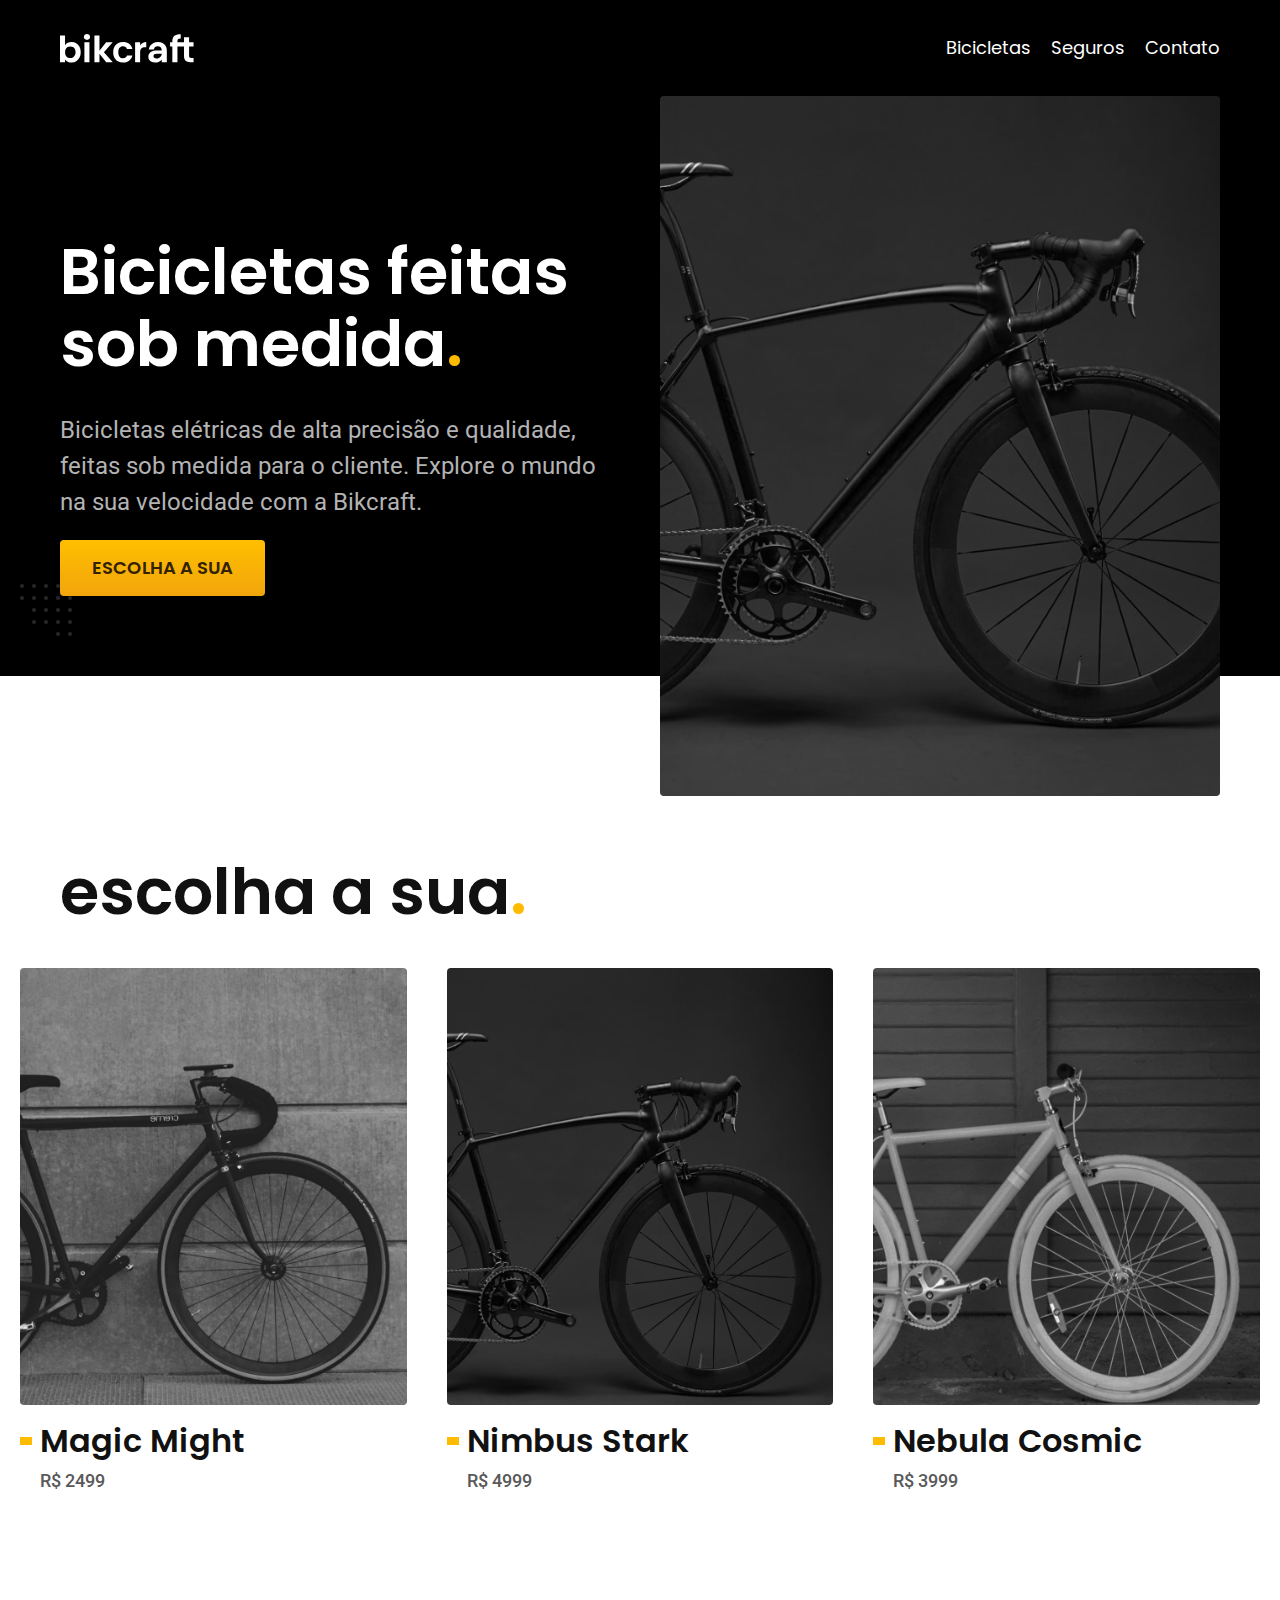
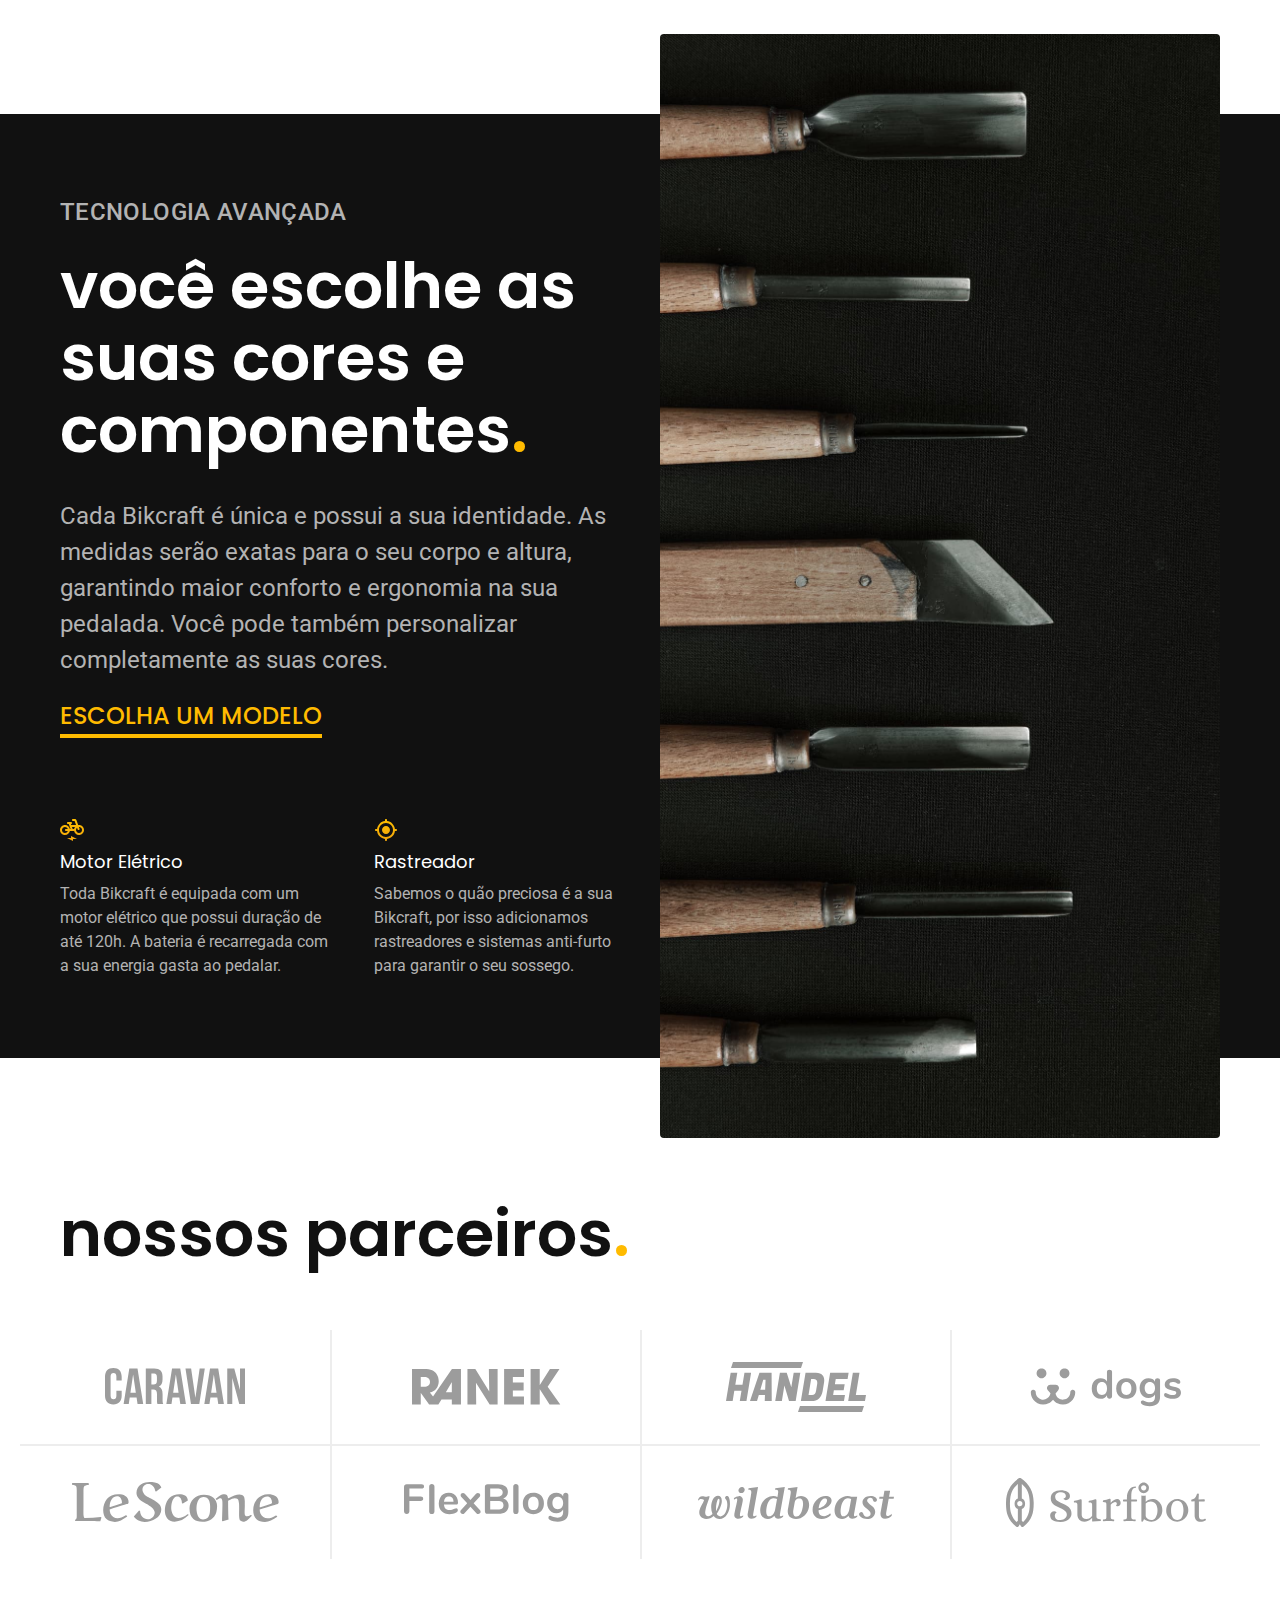
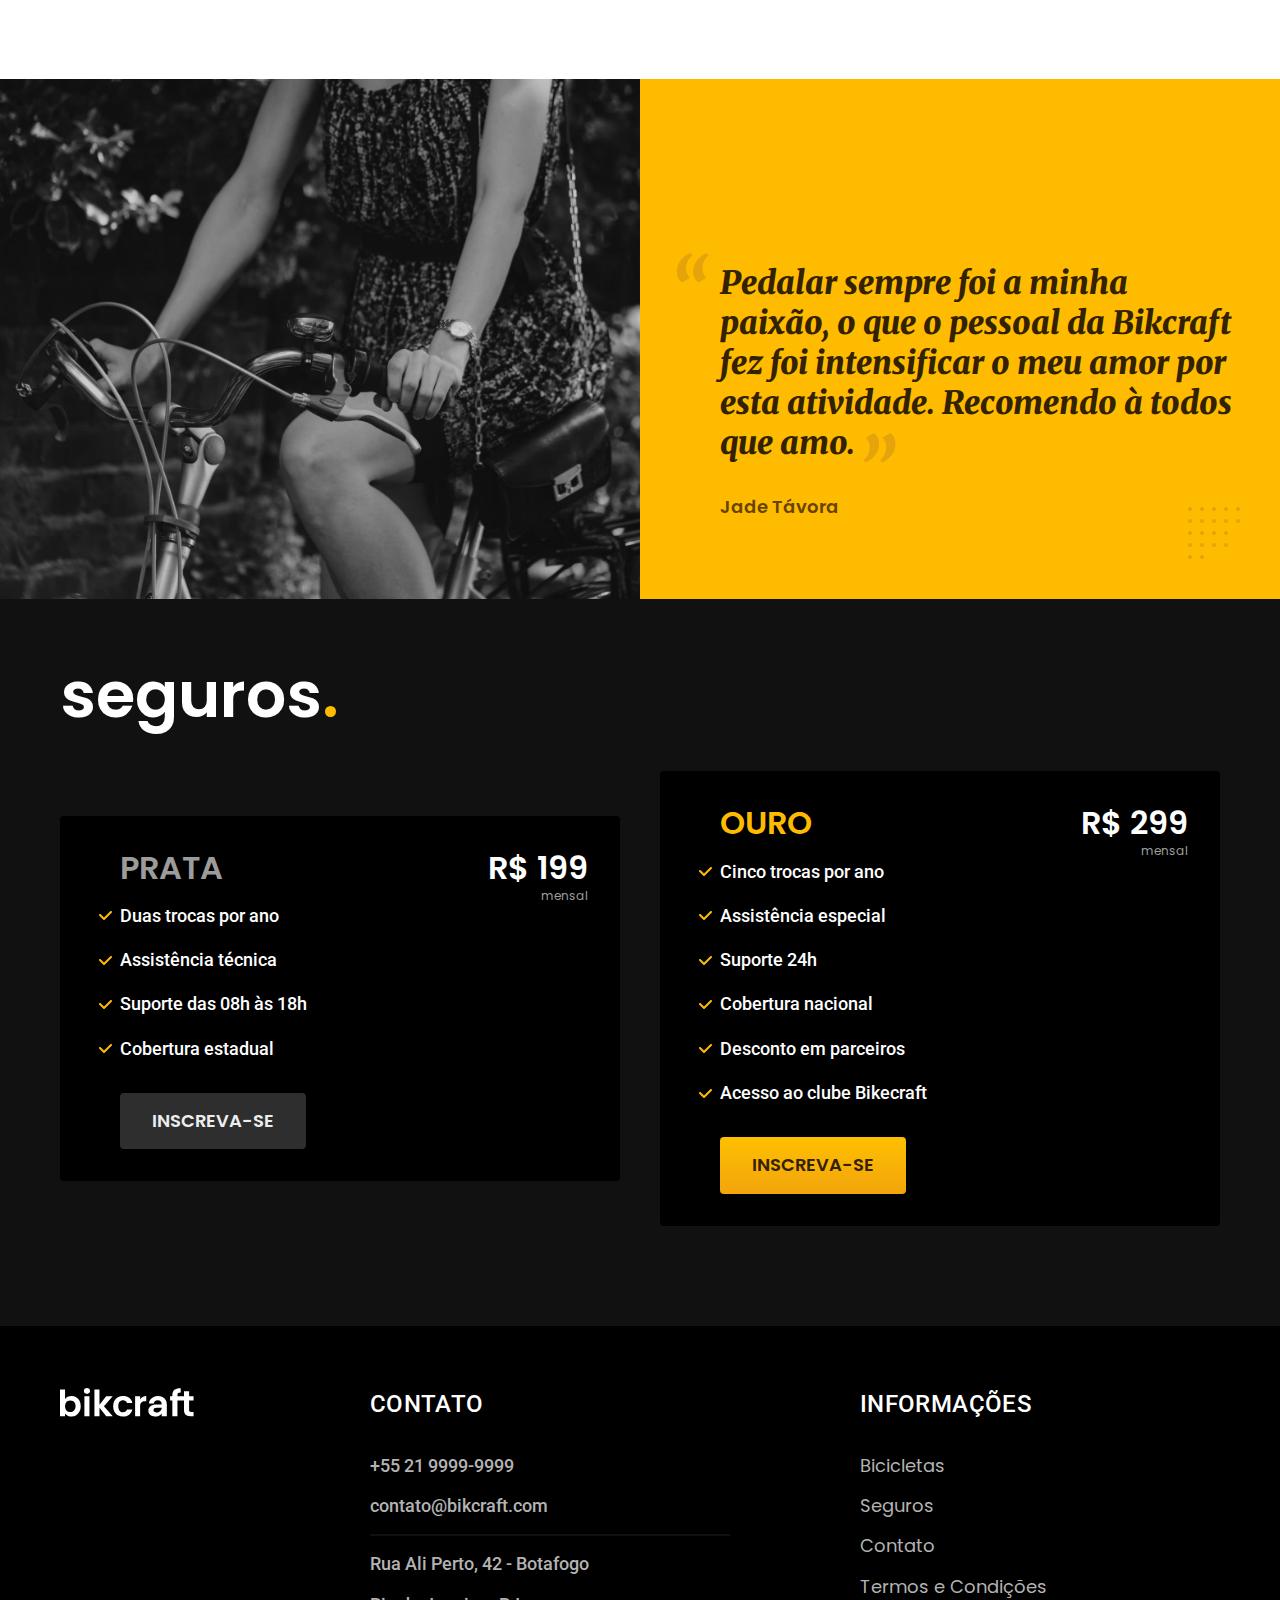
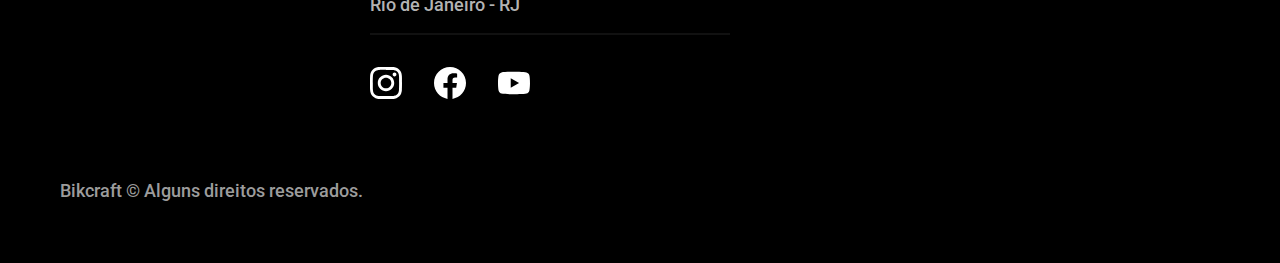
<file: index.html>
<!DOCTYPE html>
<html lang="pt-br">
    <head>
        <meta charset="UTF-8" />
        <meta name="viewport" content="width=device-width, initial-scale=1.0" />
        <title>Bikcraft - Bicicletas Elétricas</title>
        <meta
            name="description"
            content="Bicicletas elétricas de alta precisão e qualidade, feitas sob medida para o cliente. Explore o mundo na sua velocidade com a Bikcraft."
        />
        
        <link rel="icon" href="./favicon.svg" type="image/svg+xml">
        <link rel="preload" href="./css/style.min.css" as="style">
        <link rel="stylesheet" href="./css/style.min.css">

        <link rel="preconnect" href="https://fonts.googleapis.com">
        <link rel="preconnect" href="https://fonts.gstatic.com" crossorigin>
        <link href="https://fonts.googleapis.com/css2?family=Merriweather:ital,wght@0,300;0,400;0,700;0,900;1,300;1,400;1,700;1,900&family=Poppins:ital,wght@0,100;0,200;0,300;0,400;0,500;0,600;0,700;0,800;0,900;1,100;1,200;1,300;1,400;1,500;1,600;1,700;1,800;1,900&family=Roboto:ital,wght@0,100..900;1,100..900&display=swap" rel="stylesheet">

    <script>document.documentElement.classList.add("js");</script>
    </head>
    
    <body>
        <header class="header-bg">
            <div class="header container">
                <a href="./">
                    <img src="./img/bikcraft.svg" width="136" height="32" alt="Bikcraft" />
                </a>
                <nav aria-label="primaria">
                    <ul class="header-menu font-1-m cor-0">
                        <li><a href="./bicicletas.html">Bicicletas</a></li>
                        <li><a href="./seguros.html">Seguros</a></li>
                        <li><a href="./contato.html">Contato</a></li>
                    </ul>
                </nav>
            </div>
        </header>

        <main class="introducao-bg">
            <div class="introducao container">
                <div class="introducao-conteudo">
                    <h1 class="font-1-xxl cor-0 fadeInDown" data-anime="400">
                        Bicicletas feitas sob medida<span class="cor-p1"
                            >.</span
                        >
                    </h1>
                    <p class="font-2-l cor-5 fadeInDown" data-anime="400">
                        Bicicletas elétricas de alta precisão e qualidade,
                        feitas sob medida para o cliente. Explore o mundo na sua
                        velocidade com a Bikcraft.
                    </p>
                    <a class="botao fadeInDown" href="./bicicletas.html" data-anime="600">Escolha a sua</a>
                </div>
                <picture data-anime="800" class="fadeInDown">
                    <source media="(max-width: 800px)" srcset="./img/bicicletas/nimbus.jpg"/>
                    <img src="./img/fotos/introducao.jpg" width="1280" height="1600" alt="bicicleta elétrica preta"/>
                </picture>
            </div>
        </main>
        <article class="bicicletas-lista">
            <h2 class="container font-1-xxl">
                escolha a sua<span class="cor-p1">.</span>
            </h2>
            <ul>
                <li>
                    <a href="./bicicletas/magic.html">
                        <img
                            src="./img/bicicletas/magic-home.jpg"
                            alt="Bicicleta
                        preta" width="920" height="1040"
                        />
                        <h3 class="font-1-xl">Magic Might</h3>
                        <span class="font-2-m cor-8">R$ 2499</span>
                    </a>
                </li>
                <li>
                    <a href="./bicicletas/nimbus.html">
                        <img
                            src="./img/bicicletas/nimbus-home.jpg"
                            alt="Bicicleta
                        preta" width="920" height="1040"
                        />
                        <h3 class="font-1-xl">Nimbus Stark</h3>
                        <span class="font-2-m cor-8">R$ 4999</span>
                    </a>
                </li>
                <li>
                    <a href="./bicicletas/nebula.html">
                        <img
                            src="./img/bicicletas/nebula-home.jpg" 
                            alt="Bicicleta
                        preta" width="920" height="1040"
                        />
                        <h3 class="font-1-xl">Nebula Cosmic</h3>
                        <span class="font-2-m cor-8">R$ 3999</span>
                    </a>
                </li>
            </ul>
        </article>

        <article class="tecnologia-bg">
            <div class="tecnologia container">
                <div class="tecnologia-conteudo">
                    <span class="font-2-l-b cor-5">Tecnologia Avançada</span>
                    <h2 class="font-1-xxl cor-0">
                        você escolhe as suas cores e componentes<span
                            class="cor-p1"
                            >.</span
                        >
                    </h2>
                    <p class="font-2-l cor-5">
                        Cada Bikcraft é única e possui a sua identidade. As
                        medidas serão exatas para o seu corpo e altura,
                        garantindo maior conforto e ergonomia na sua pedalada.
                        Você pode também personalizar completamente as suas
                        cores.
                    </p>
                    <a class="link" href="./bicicletas.html"
                        >Escolha um modelo</a
                    >
                    <div class="tecnologia-vantagens">
                        <div>
                            <img src="./img/icones/eletrica.svg" width="24" height="24" alt="" />
                            <h3 class="font-1-m cor-0">Motor Elétrico</h3>
                            <p class="font-2-s cor-5">
                                Toda Bikcraft é equipada com um motor elétrico
                                que possui duração de até 120h. A bateria é
                                recarregada com a sua energia gasta ao pedalar.
                            </p>
                        </div>
                        <div>
                            <img src="./img/icones/rastreador.svg" width="24" height="24" alt="" />
                            <h3 class="font-1-m cor-0">Rastreador</h3>
                            <p class="font-2-s cor-5">
                                Sabemos o quão preciosa é a sua Bikcraft, por
                                isso adicionamos rastreadores e sistemas
                                anti-furto para garantir o seu sossego.
                            </p>
                        </div>
                    </div>
                </div>
                <div class="tecnologia-imagem">
                    <img src="./img/fotos/tecnologia.jpg" width="1400" height="2240" alt="" />
                </div>
            </div>
        </article>

        <section class="parceiros" aria-label="Nossos Parceiros">
            <h2 class="container font-1-xxl">
                nossos parceiros<span class="cor-p1">.</span>
            </h2>

            <ul>
                <li><img src="./img/parceiros/caravan.svg" alt="caravan" width="140" height="38" /></li>
                <li><img src="./img/parceiros/ranek.svg" alt="ranek" width="149" height="36" /></li>
                <li><img src="./img/parceiros/handel.svg" alt="handel" width="140" height="50" /></li>
                <li><img src="./img/parceiros/dogs.svg" alt="dogs" width="152" height="39" /></li>
                <li><img src="./img/parceiros/lescone.svg" alt="lescone" width="208" height="41" /></li>
                <li>
                    <img src="./img/parceiros/flexblog.svg" alt="flexblog" width="165" height="38" />
                </li>
                <li>
                    <img src="./img/parceiros/wildbeast.svg" alt="wildbeast" width="196" height="34" />
                </li>
                <li><img src="./img/parceiros/surfbot.svg" alt="surfbot" width="200" height="38" /></li>
            </ul>
        </section>

        <section class="depoimento" aria-label="Depoimento">
            <div>
                <img
                    src="./img/fotos/depoimento.jpg"
                    alt="Pessoa pedalando uma bicicleta Bikcraft" width="1560" height="1360"
                />
            </div>

            <div class="depoimento-conteudo">
                <blockquote class="font-1-xl cor-p5">
                    <p>
                        Pedalar sempre foi a minha paixão, o que o pessoal da
                        Bikcraft fez foi intensificar o meu amor por esta
                        atividade. Recomendo à todos que amo.
                    </p>
                </blockquote>
                <span class="font-1-m-b cor-p4">Jade Távora</span>
            </div>
        </section>

        <article class="seguros-bg">
            <div class="seguros container">
                <h2 class="font-1-xxl cor-0">seguros<span
                        class="cor-p1">.</span></h2>
                <div class="seguros-item">
                    <h3 class="font-1-xl cor-6">PRATA</h3>
                    <span class="font-1-xl cor-0">R$ 199<span class="font-1-xs cor-6">mensal</span></span>
                    <ul class="font-2-m cor-0">
                        <li>Duas trocas por ano</li>
                        <li>Assistência técnica</li>
                        <li>Suporte das 08h às 18h</li>
                        <li>Cobertura estadual</li>
                    </ul>
                    <a class="botao secundario" href="./orcamento.html">Inscreva-se</a>
                </div>

                <div class="seguros-item">
                    <h3 class="font-1-xl cor-p1">OURO</h3>
                    <span class="font-1-xl cor-0">R$ 299<span class="font-1-xs cor-6">mensal</span></span>
                    <ul class="font-2-m cor-0">
                        <li>Cinco trocas por ano</li>
                        <li>Assistência especial</li>
                        <li>Suporte 24h</li>
                        <li>Cobertura nacional</li>
                        <li>Desconto em parceiros</li>
                        <li>Acesso ao clube Bikecraft</li>
                    </ul>
                    <a class="botao" href="./orcamento.html">Inscreva-se</a>
                </div>
            </div>
        </article>

        <footer class="footer-bg">
            <div class="footer container">
                <img src="./img/bikcraft.svg" alt="Bikcraft" width="136" height="32">
                <div class="footer-contato">
                    <h3 class="font-2-l-b cor-0">Contato</h3>
                    <ul class="font-2-m cor-5">
                        <li><a href="tel:+552199999999">+55 21 9999-9999</a></li>
                        <li><a href="mailto:contato@bikcraft.com">contato@bikcraft.com</a></li>
                        <li>Rua Ali Perto, 42 - Botafogo</li>
                        <li>Rio de Janeiro - RJ</li>
                    </ul>
                    <div class="footer-redes">
                        <a href="./">
                            <img src="./img/redes/instagram.svg" alt="Instagram" width="32" height="32">
                        </a>
                        <a href="./">
                            <img src="./img/redes/facebook.svg" alt="Facebook" width="32" height="32">
                        </a>
                        <a href="./">
                            <img src="./img/redes/youtube.svg" alt="Youtube" width="32" height="32">
                        </a>
                    </div>
                </div>
                <div class="footer-informacoes">
                    <h3 class="font-2-l-b cor-0">Informações</h3>
                    <nav>
                        <ul class="font-1-m cor-5">
                            <li><a href="./bicicletas.html">Bicicletas</a></li>
                            <li><a href="./seguros.html">Seguros</a></li>
                            <li><a href="./contato.html">Contato</a></li>
                            <li><a href="./termos.html">Termos e Condições</a></li>
                        </ul>
                    </nav>
                </div>
                <p class="footer-copy font-2-m cor-6">Bikcraft © Alguns direitos reservados.</p>
            </div>
        </footer>
            <script src="./js/plugins/simple-anime.js"></script>
            <script src="./js/script.js"></script>
    </body>
</html>
</file>
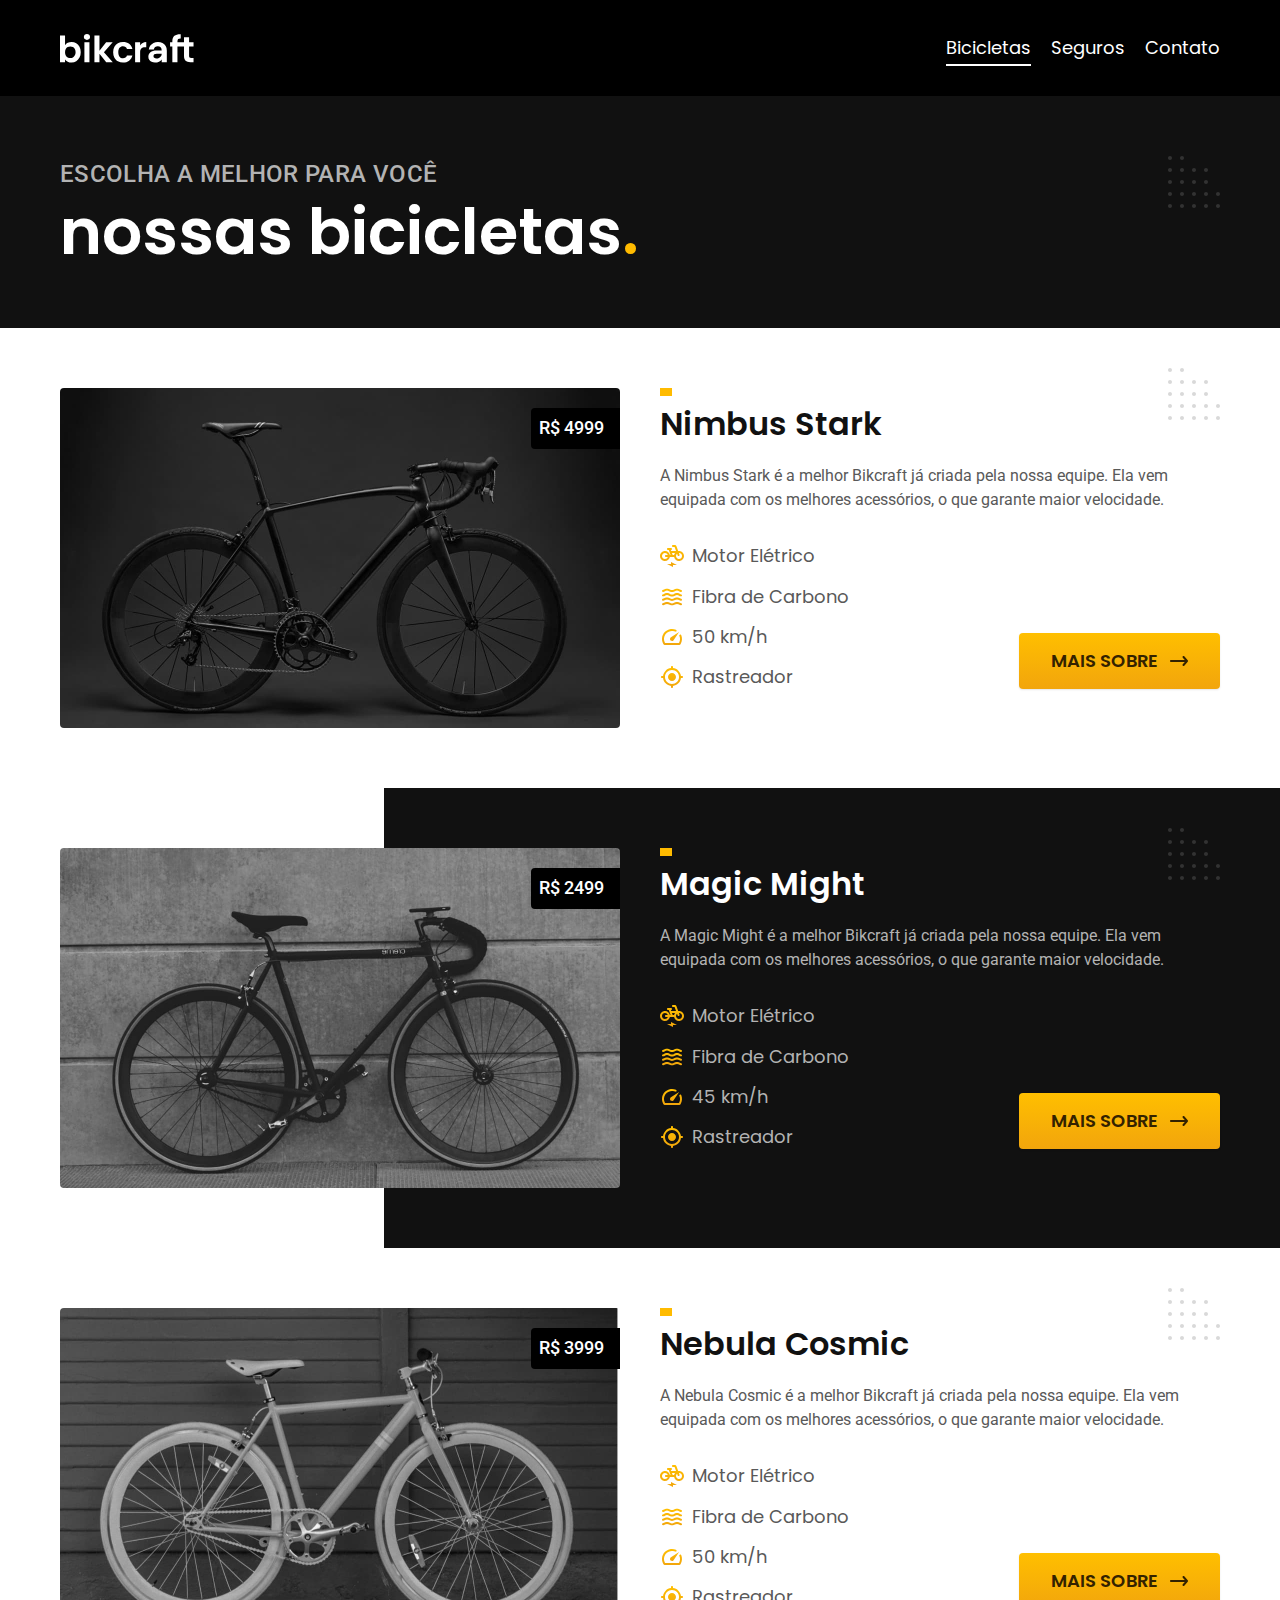
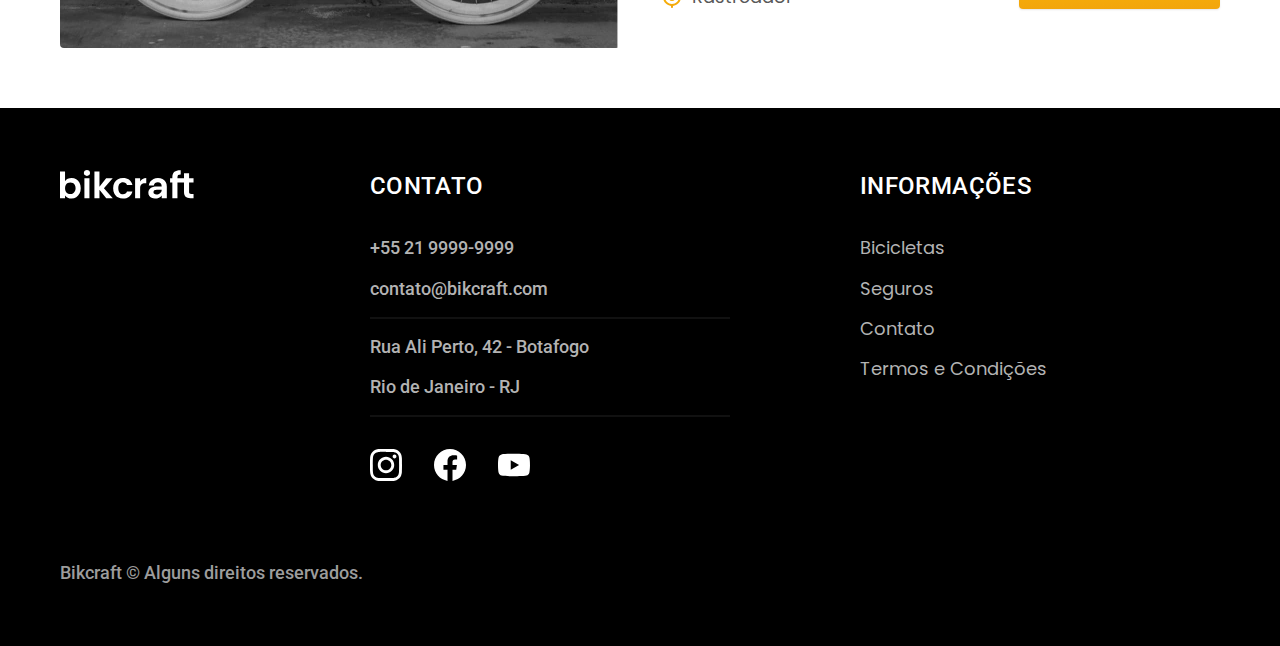
<file: bicicletas.html>
<!DOCTYPE html>
<html lang="pt-br">
    <head>
        <meta charset="UTF-8" />
        <meta name="viewport" content="width=device-width, initial-scale=1.0" />
        <title>Bicicletas | Bikcraft</title>
        <meta name="description" content="Termos e Condições." />
                <link rel="icon" href="./favicon.svg" type="image/svg+xml">
        <link rel="preload" href="./css/style.min.css" as="style">
        <link rel="stylesheet" href="./css/style.min.css">

        <link rel="preconnect" href="https://fonts.googleapis.com" />
        <link rel="preconnect" href="https://fonts.gstatic.com" crossorigin />
        <link
            href="https://fonts.googleapis.com/css2?family=Merriweather:ital,wght@0,300;0,400;0,700;0,900;1,300;1,400;1,700;1,900&family=Poppins:ital,wght@0,100;0,200;0,300;0,400;0,500;0,600;0,700;0,800;0,900;1,100;1,200;1,300;1,400;1,500;1,600;1,700;1,800;1,900&family=Roboto:ital,wght@0,100..900;1,100..900&display=swap"
            rel="stylesheet"
        />
        <script>document.documentElement.classList.add("js");</script>
    </head>

        <body id="bicicletas">
            <header class="header-bg">
                <div class="header container">
                    <a href="./">
                        <img src="./img/bikcraft.svg" alt="Bikcraft" width="136" height="32" />
                    </a>
                    <nav aria-label="primaria">
                        <ul class="header-menu font-1-m cor-0">
                            <li><a href="./bicicletas.html">Bicicletas</a></li>
                            <li><a href="./seguros.html">Seguros</a></li>
                            <li><a href="./contato.html">Contato</a></li>
                        </ul>
                    </nav>
                </div>
            </header>

            <main>
                <div class="titulo-bg">
                    <div class="titulo container">
                        <p class="font-2-l-b cor-5">
                            Escolha a melhor para você
                        </p>
                        <h1 class="font-1-xxl cor-0">
                            nossas bicicletas<span class="cor-p1">.</span>
                        </h1>
                    </div>
                </div>

                <div class="bicicletas container">
                    <div class="bicicletas-imagem">
                        <img
                            src="./img/bicicletas/nimbus.jpg"
                            alt="Bicicleta preta" width="1120" height="680"
                        />
                        <span class="font-2-m cor-0">R$ 4999</span>
                    </div>

                    <div class="bicicletas-conteudo">
                        <h2 class="font-1-xl">Nimbus Stark</h2>
                        <p class="font-2-s cor-8">
                            A Nimbus Stark é a melhor Bikcraft já criada pela
                            nossa equipe. Ela vem equipada com os melhores
                            acessórios, o que garante maior velocidade.
                        </p>
                        <ul class="font-1-m cor-8">
                            <li>
                                <img
                                    src="./img/icones/eletrica.svg"
                                    alt=""
                                />Motor Elétrico
                            </li>
                            <li>
                                <img
                                    src="./img/icones/carbono.svg"
                                    alt=""
                                />Fibra de Carbono
                            </li>
                            <li>
                                <img
                                    src="./img/icones/velocidade.svg"
                                    alt=""
                                />50 km/h
                            </li>
                            <li>
                                <img
                                    src="./img/icones/rastreador.svg"
                                    alt=""
                                />Rastreador
                            </li>
                        </ul>
                        <a class="botao seta" href="./bicicletas/nimbus.html"
                            >Mais Sobre</a
                        >
                    </div>
                </div>

                <div class="bicicletas-bg">
                    <div class="bicicletas container">
                        <div class="bicicletas-imagem">
                            <img
                                src="./img/bicicletas/magic.jpg"
                                alt="Bicicleta preta" width="1120" height="680"
                            />
                            <span class="font-2-m cor-0">R$ 2499</span>
                        </div>

                        <div class="bicicletas-conteudo">
                            <h2 class="font-1-xl cor-0">Magic Might</h2>
                            <p class="font-2-s cor-5">
                                A Magic Might é a melhor Bikcraft já criada pela
                                nossa equipe. Ela vem equipada com os melhores
                                acessórios, o que garante maior velocidade.
                            </p>
                            <ul class="font-1-m cor-5">
                                <li>
                                    <img
                                        src="./img/icones/eletrica.svg"
                                        alt=""
                                    />Motor Elétrico
                                </li>
                                <li>
                                    <img
                                        src="./img/icones/carbono.svg"
                                        alt=""
                                    />Fibra de Carbono
                                </li>
                                <li>
                                    <img
                                        src="./img/icones/velocidade.svg"
                                        alt=""
                                    />45 km/h
                                </li>
                                <li>
                                    <img
                                        src="./img/icones/rastreador.svg"
                                        alt=""
                                    />Rastreador
                                </li>
                            </ul>
                            <a class="botao seta" href="./bicicletas/magic.html"
                                >Mais Sobre</a
                            >
                        </div>
                    </div>
                </div>

                <div class="bicicletas container">
                    <div class="bicicletas-imagem">
                        <img
                            src="./img/bicicletas/nebula.jpg"
                            alt="Bicicleta preta" width="1120" height="680"
                        />
                        <span class="font-2-m cor-0">R$ 3999</span>
                    </div>

                    <div class="bicicletas-conteudo">
                        <h2 class="font-1-xl">Nebula Cosmic</h2>
                        <p class="font-2-s cor-8">
                            A Nebula Cosmic é a melhor Bikcraft já criada pela
                            nossa equipe. Ela vem equipada com os melhores
                            acessórios, o que garante maior velocidade.
                        </p>
                        <ul class="font-1-m cor-8">
                            <li>
                                <img
                                    src="./img/icones/eletrica.svg"
                                    alt="" width="32" height="32"
                                />Motor Elétrico
                            </li>
                            <li>
                                <img
                                    src="./img/icones/carbono.svg"
                                    alt="" width="32" height="32"
                                />Fibra de Carbono
                            </li>
                            <li>
                                <img
                                    src="./img/icones/velocidade.svg"
                                    alt="" width="32" height="32"
                                />50 km/h 
                            </li>
                            <li>
                                <img
                                    src="./img/icones/rastreador.svg"
                                    alt="" width="32" height="32"
                                />Rastreador
                            </li>
                        </ul>
                        <a class="botao seta" href="./bicicletas/nebula.html"
                            >Mais Sobre</a
                        >
                    </div>
                </div>
            </main>

            <footer class="footer-bg">
                <div class="footer container">
                    <img src="./img/bikcraft.svg" alt="Bikcraft"  width="136" height="32"/>
                    <div class="footer-contato">
                        <h3 class="font-2-l-b cor-0">Contato</h3>
                        <ul class="font-2-m cor-5">
                            <li>
                                <a href="tel:+552199999999">+55 21 9999-9999</a>
                            </li>
                            <li>
                                <a href="mailto:contato@bikcraft.com"
                                    >contato@bikcraft.com</a
                                >
                            </li>
                            <li>Rua Ali Perto, 42 - Botafogo</li>
                            <li>Rio de Janeiro - RJ</li>
                        </ul>
                        <div class="footer-redes">
                            <a href="./">
                                <img
                                    src="./img/redes/instagram.svg"
                                    alt="Instagram" width="32" height="32"
                                />
                            </a>
                            <a href="./">
                                <img
                                    src="./img/redes/facebook.svg"
                                    alt="Facebook" width="32" height="32"
                                />
                            </a>
                            <a href="./">
                                <img
                                    src="./img/redes/youtube.svg"
                                    alt="Youtube" width="32" height="32"
                                />
                            </a>
                        </div>
                    </div>
                    <div class="footer-informacoes">
                        <h3 class="font-2-l-b cor-0">Informações</h3>
                        <nav>
                            <ul class="font-1-m cor-5">
                                <li>
                                    <a href="./bicicletas.html">Bicicletas</a>
                                </li>
                                <li><a href="./seguros.html">Seguros</a></li>
                                <li><a href="./contato.html">Contato</a></li>
                                <li>
                                    <a href="./termos.html"
                                        >Termos e Condições</a
                                    >
                                </li>
                            </ul>
                        </nav>
                    </div>
                    <p class="footer-copy font-2-m cor-6">
                        Bikcraft © Alguns direitos reservados.
                    </p>
                </div>
            </footer>
                <script src="./js/script.js"></script>
    </body>
    <script>document.documentElement.classList.add("js");</script>
    </head>
</html>
</file>
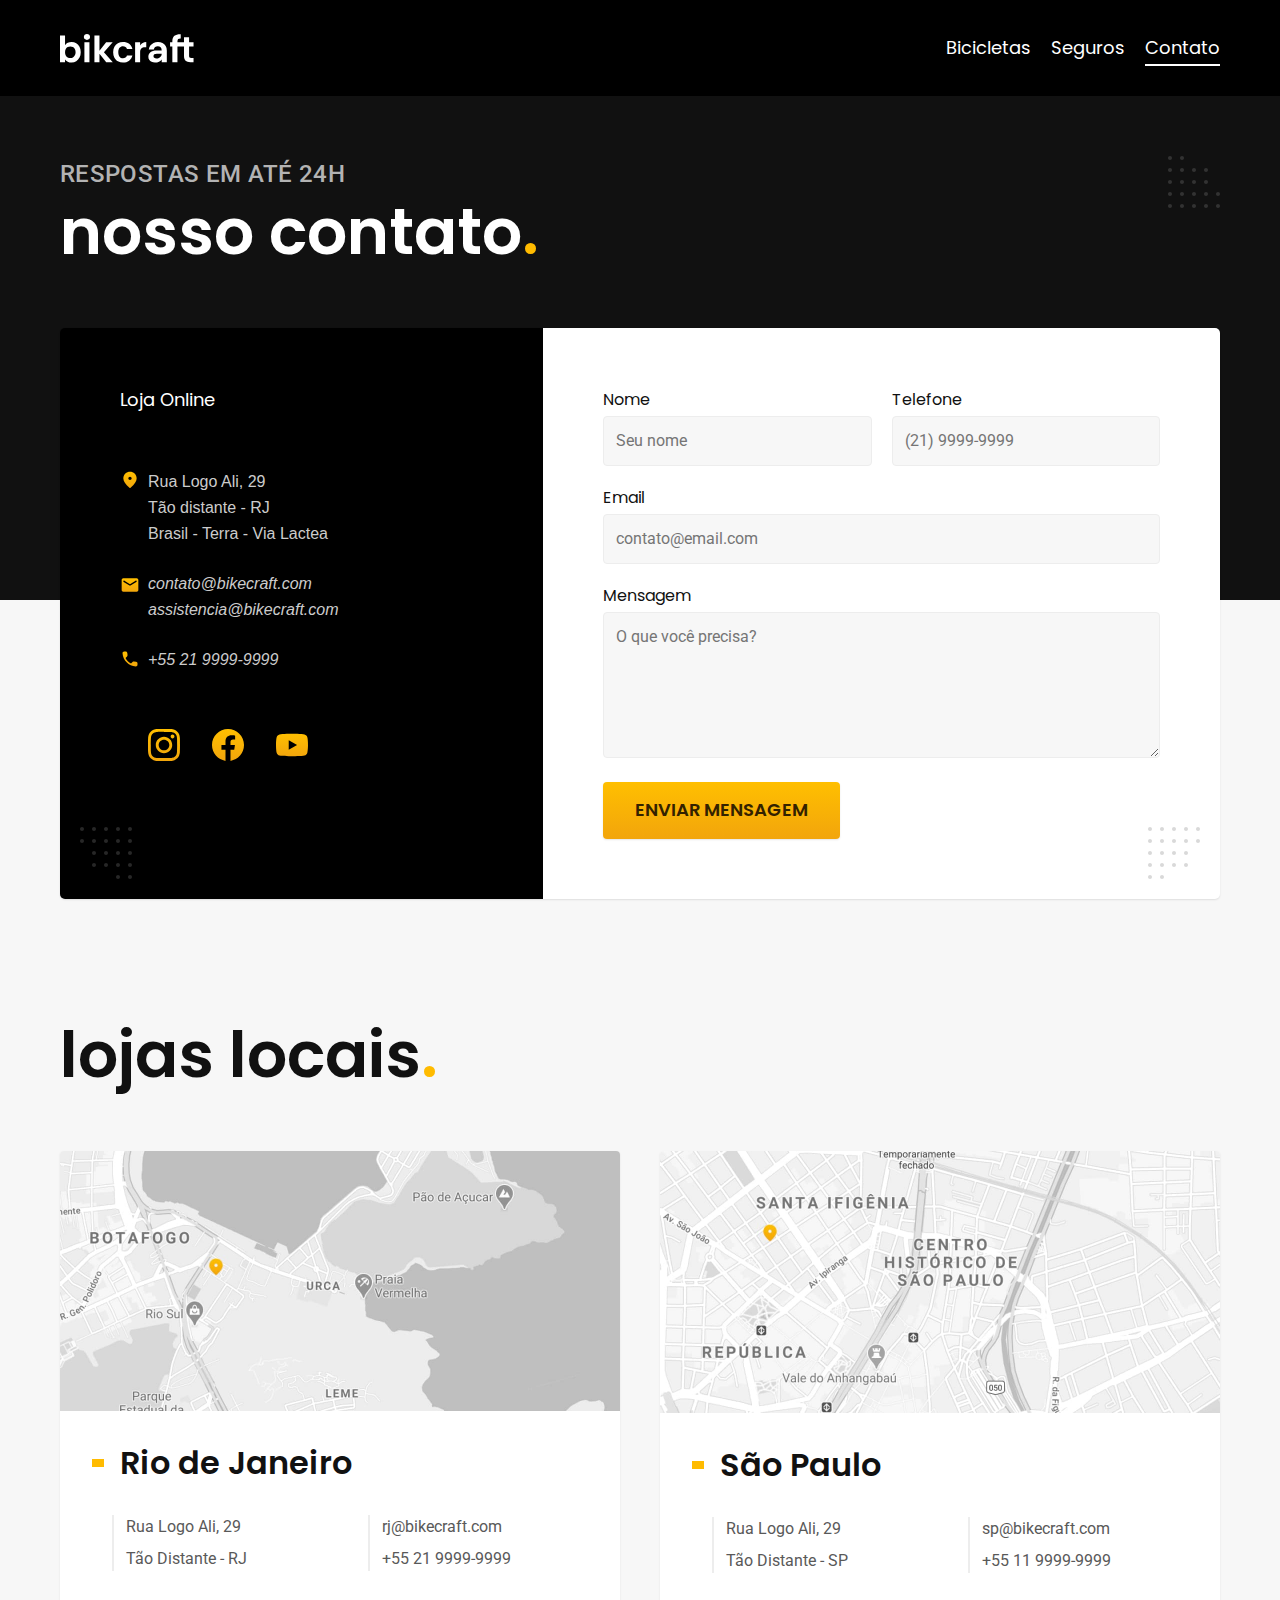
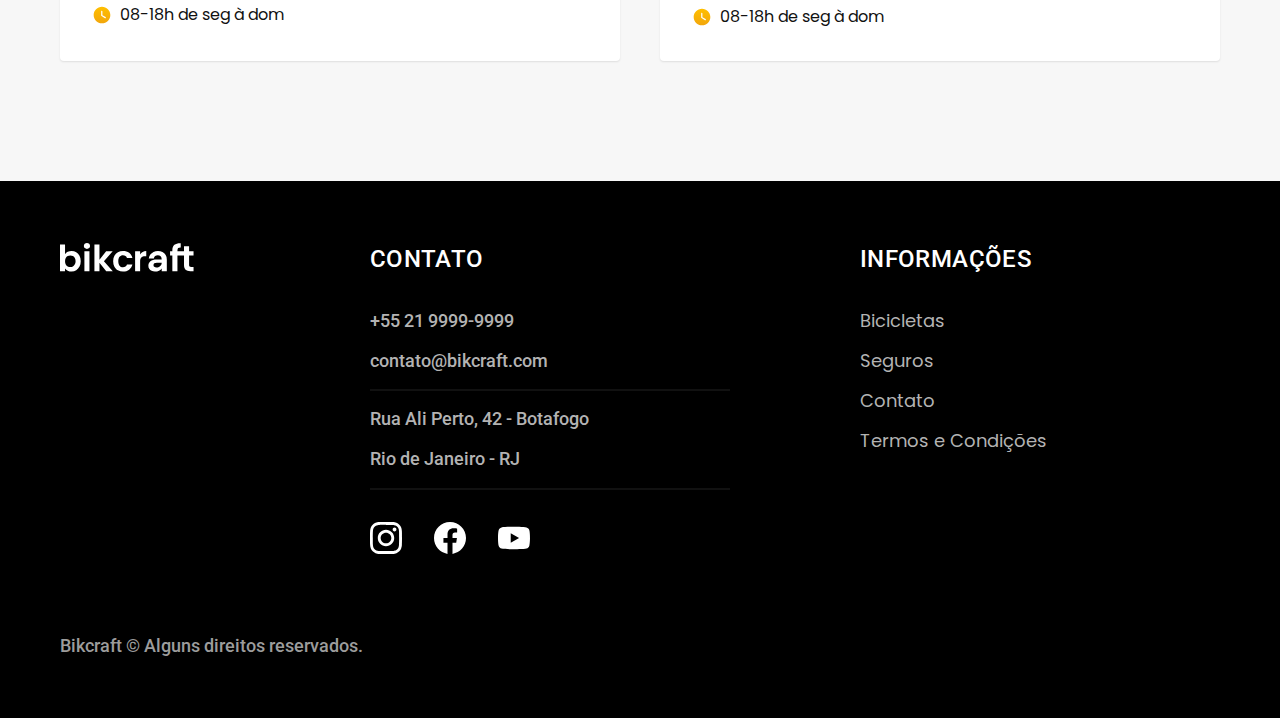
<file: contato.html>
<!DOCTYPE html>
<html lang="pt-br">
    <head>
        <meta charset="UTF-8" />
        <meta name="viewport" content="width=device-width, initial-scale=1.0" />
        <title>Contato | Bikcraft</title>
        <meta name="description" content="Termos e Condições." />
                <link rel="icon" href="./favicon.svg" type="image/svg+xml">
        <link rel="preload" href="./css/style.min.css" as="style">
        <link rel="stylesheet" href="./css/style.min.css">

        <link rel="preconnect" href="https://fonts.googleapis.com" />
        <link rel="preconnect" href="https://fonts.gstatic.com" crossorigin />
        <link
            href="https://fonts.googleapis.com/css2?family=Merriweather:ital,wght@0,300;0,400;0,700;0,900;1,300;1,400;1,700;1,900&family=Poppins:ital,wght@0,100;0,200;0,300;0,400;0,500;0,600;0,700;0,800;0,900;1,100;1,200;1,300;1,400;1,500;1,600;1,700;1,800;1,900&family=Roboto:ital,wght@0,100..900;1,100..900&display=swap"
            rel="stylesheet"
        />
        <script>document.documentElement.classList.add("js");</script>
    </head>

        <body id="contato">
            <header class="header-bg">
                <div class="header container">
                    <a href="./">
                        <img src="./img/bikcraft.svg" alt="Bikcraft" width="136" height="32" />
                    </a>
                    <nav aria-label="primaria">
                        <ul class="header-menu font-1-m cor-0">
                            <li><a href="./bicicletas.html">Bicicletas</a></li>
                            <li><a href="./seguros.html">Seguros</a></li>
                            <li><a href="./contato.html">Contato</a></li>
                        </ul>
                    </nav>
                </div>
            </header>
            <main>
                <div class="titulo-bg">
                    <div class="titulo container">
                        <p class="font-2-l-b cor-5">Respostas em até 24h</p>
                        <h1 class="font-1-xxl cor-0">
                            nosso contato<span class="cor-p1">.</span>
                        </h1>
                    </div>
                </div>
                <div class="contato container">
                    <section class="contato-dados" aria-label="Endereço">
                        <h2 class="font-1-m cor-0">Loja Online</h2>
                        <div class="contato-endereco font-2s cor-4">
                            <p>Rua Logo Ali, 29</p>
                            <p>Tão distante - RJ</p>
                            <p>Brasil - Terra - Via Lactea</p>
                        </div>
                        <address class="contato-meios font-2s cor-4">
                            <a href="mailto:contato@bikecraft.com"
                                >contato@bikecraft.com</a
                            >
                            <a href="mailto:assistencia@bikecraft.com"
                                >assistencia@bikecraft.com</a
                            >
                            <a href="tel: +552199999999">+55 21 9999-9999</a>
                        </address>
                        <div class="contato-redes">
                            <a href="./">
                                <img
                                    src="./img/redes/instagram-p.svg"
                                    alt="Instagram" width="32" height="32"
                                />
                            </a>
                            <a href="./">
                                <img
                                    src="./img/redes/facebook-p.svg"
                                    alt="Facebook" width="32" height="32"
                                />
                            </a>
                            <a href="./">
                                <img
                                    src="./img/redes/youtube-p.svg"
                                    alt="Youtube" width="32" height="32"
                                />
                            </a>
                        </div>
                    </section>
                    <section class="contato-formulario" aria-label="Formulário">
                        <form class="form" action="./contato.html">
                            <div>
                                <label for="nome">Nome</label>
                                <input
                                    type="text"
                                    id="nome"
                                    name="nome"
                                    placeholder="Seu nome"
                                />
                            </div>
                            <div>
                                <label for="telefone">Telefone</label>
                                <input
                                    type="text"
                                    id="telefone"
                                    name="telefone"
                                    placeholder="(21) 9999-9999"
                                />
                            </div>
                            <div class="col-2">
                                <label for="email">Email</label>
                                <input
                                    type="email"
                                    id="email"
                                    name="email"
                                    placeholder="contato@email.com"
                                />
                            </div>
                            <div class="col-2">
                                <label for="mensagem">Mensagem</label>
                                <textarea
                                    rows="5"
                                    id="mensagem"
                                    name="mensagem"
                                    placeholder="O que você precisa?"
                                ></textarea>
                            </div>
                            <button class="botao col-2">Enviar Mensagem</button>
                        </form>
                    </section>
                </div>
            </main>

            <article class="lojas container">
                <h2 class="font-1-xxl">
                    lojas locais<span class="cor-p1">.</span>
                </h2>
                <div class="lojas-item">
                    <img
                        src="./img/lojas/rj.jpg"
                        alt="mapa marcando o endereço em Rua Logo Ali, 29
                    Tão Distante - RJ" width="1120" height="520"
                    />

                    <div class="lojas-conteudo">
                        <h3 class="font-1-xl">Rio de Janeiro</h3>
                        <div class="lojas-dados font-2-s cor-8">
                            <p>Rua Logo Ali, 29</p>
                            <p>Tão Distante - RJ</p>
                        </div>

                        <div class="lojas-dados font-2-s cor-8">
                            <a href="mailto:rj@bikecraft.com">
                                rj@bikecraft.com
                            </a>
                            <a href="tel:+552199999999">+55 21 9999-9999</a>
                        </div>
                        <p class="lojas-tempo font-1-s">
                            <img src="./img/icones/horario.svg" alt="" width="20" height="20" />08-18h
                            de seg à dom
                        </p>
                    </div>
                </div>

                <div class="lojas-item">
                    <img
                        src="./img/lojas/sp.jpg"
                        alt="mapa marcando o endereço em Rua Logo Ali, 29
                    Tão Distante - SP" width="1120" height="524"
                    />

                    <div class="lojas-conteudo">
                        <h3 class="font-1-xl">São Paulo</h3>
                        <div class="lojas-dados font-2-s cor-8">
                            <p>Rua Logo Ali, 29</p>
                            <p>Tão Distante - SP</p>
                        </div>

                        <div class="lojas-dados font-2-s cor-8">
                            <a href="mailto:sp@bikecraft.com">
                                sp@bikecraft.com
                            </a>
                            <a href="tel:+551199999999">+55 11 9999-9999</a>
                        </div>
                        <p class="lojas-tempo font-1-s">
                            <img src="./img/icones/horario.svg" alt="" width="20" height="20" />08-18h
                            de seg à dom
                        </p>
                    </div>
                </div>
            </article>

            <footer class="footer-bg">
                <div class="footer container">
                    <img src="./img/bikcraft.svg" alt="Bikcraft" width="136" height="32" />
                    <div class="footer-contato">
                        <h3 class="font-2-l-b cor-0">Contato</h3>
                        <ul class="font-2-m cor-5">
                            <li>
                                <a href="tel:+552199999999">+55 21 9999-9999</a>
                            </li>
                            <li>
                                <a href="mailto:contato@bikcraft.com"
                                    >contato@bikcraft.com</a
                                >
                            </li>
                            <li>Rua Ali Perto, 42 - Botafogo</li>
                            <li>Rio de Janeiro - RJ</li>
                        </ul>
                        <div class="footer-redes">
                            <a href="./">
                                <img
                                    src="./img/redes/instagram.svg"
                                    alt="Instagram" width="32" height="32"
                                />
                            </a>
                            <a href="./">
                                <img
                                    src="./img/redes/facebook.svg"
                                    alt="Facebook" width="32" height="32"
                                />
                            </a>
                            <a href="./">
                                <img
                                    src="./img/redes/youtube.svg"
                                    alt="Youtube" width="32" height="32"
                                />
                            </a>
                        </div>
                    </div>
                    <div class="footer-informacoes">
                        <h3 class="font-2-l-b cor-0">Informações</h3>
                        <nav>
                            <ul class="font-1-m cor-5">
                                <li>
                                    <a href="./bicicletas.html">Bicicletas</a>
                                </li>
                                <li><a href="./seguros.html">Seguros</a></li>
                                <li><a href="./contato.html">Contato</a></li>
                                <li>
                                    <a href="./termos.html"
                                        >Termos e Condições</a
                                    >
                                </li>
                            </ul>
                        </nav>
                    </div>
                    <p class="footer-copy font-2-m cor-6">
                        Bikcraft © Alguns direitos reservados.
                    </p>
                </div>
            </footer>
                <script src="./js/script.js"></script>
    </body>
    <script>document.documentElement.classList.add("js");</script>
    </head>
</html>
</file>
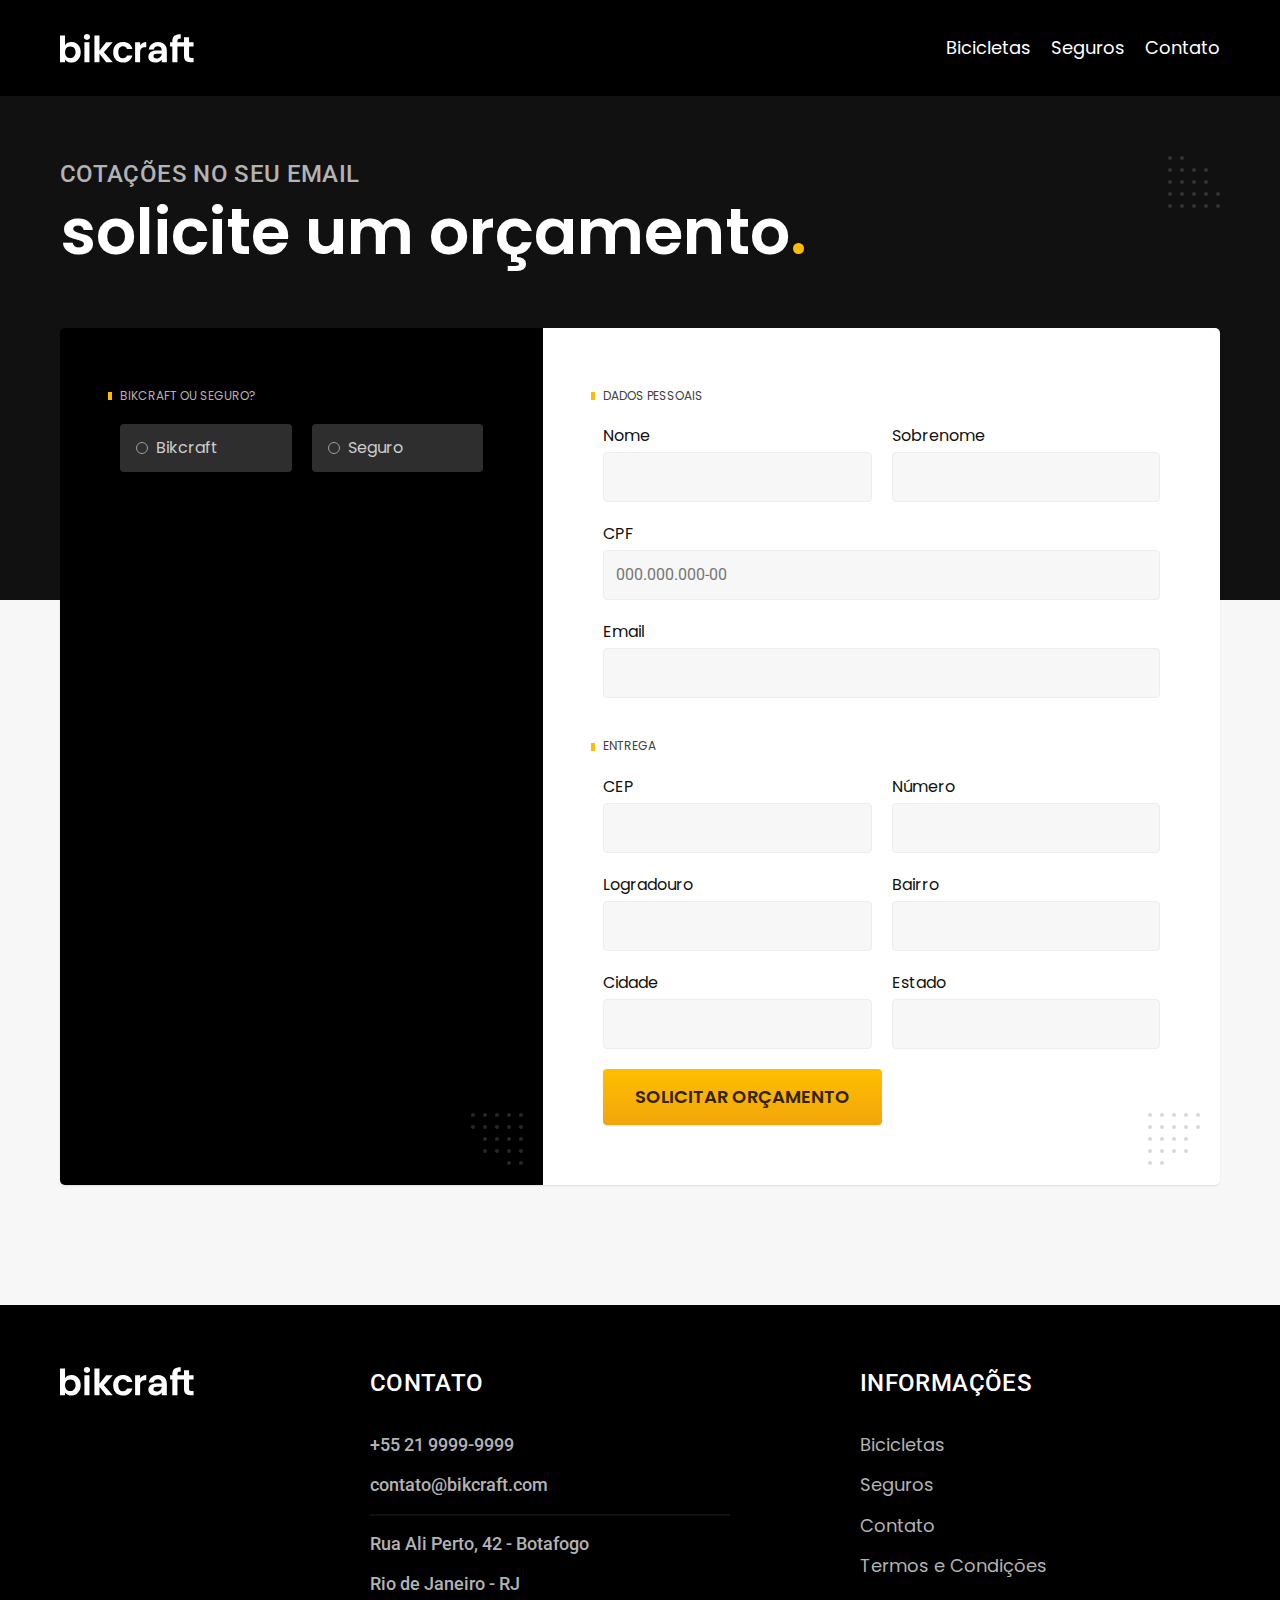
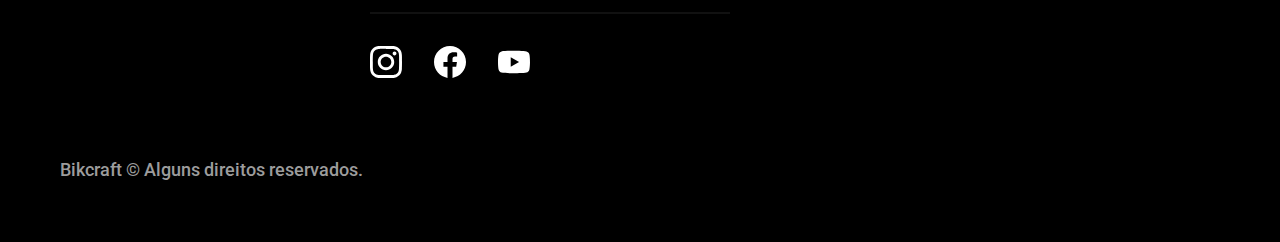
<file: orcamento.html>
<!DOCTYPE html>
<html lang="pt-br">
    <head>
        <meta charset="UTF-8" />
        <meta name="viewport" content="width=device-width, initial-scale=1.0" />
        <title>Orçamento | Bikcraft</title>
        <meta name="description" content="Termos e Condições." />
                <link rel="icon" href="./favicon.svg" type="image/svg+xml">
        <link rel="preload" href="./css/style.min.css" as="style">
        <link rel="stylesheet" href="./css/style.min.css">

        <link rel="preconnect" href="https://fonts.googleapis.com" />
        <link rel="preconnect" href="https://fonts.gstatic.com" crossorigin />
        <link
            href="https://fonts.googleapis.com/css2?family=Merriweather:ital,wght@0,300;0,400;0,700;0,900;1,300;1,400;1,700;1,900&family=Poppins:ital,wght@0,100;0,200;0,300;0,400;0,500;0,600;0,700;0,800;0,900;1,100;1,200;1,300;1,400;1,500;1,600;1,700;1,800;1,900&family=Roboto:ital,wght@0,100..900;1,100..900&display=swap"
            rel="stylesheet"
        />
        <script>document.documentElement.classList.add("js");</script>
    </head>
    
        <body id="orcamento">
            <header class="header-bg">
                <div class="header container">
                    <a href="./">
                        <img src="./img/bikcraft.svg" alt="Bikcraft" width="136" height="32" />
                    </a>
                    <nav aria-label="primaria">
                        <ul class="header-menu font-1-m cor-0">
                            <li><a href="./bicicletas.html">Bicicletas</a></li>
                            <li><a href="./seguros.html">Seguros</a></li>
                            <li><a href="./contato.html">Contato</a></li>
                        </ul>
                    </nav>
                </div>
            </header>

            <main>
                <div class="titulo-bg">
                    <div class="titulo container">
                        <p class="font-2-l-b cor-5">Cotações no seu email</p>
                        <h1 class="font-1-xxl cor-0">
                            solicite um orçamento<span class="cor-p1">.</span>
                        </h1>
                    </div>
                </div>

                <form class="orcamento container" action="./">
                    <div class="orcamento-produto">
                        <h2 class="font-1-xs cor-5">Bikcraft ou Seguro?</h2>

                        <input type="radio" name="tipo" value="bikcraft" id="bikcraft"/>
                        <label for="bikcraft">Bikcraft</label>

                        <input type="radio" name="tipo" value="seguro" id="seguro"/>
                        <label for="seguro">Seguro</label>

                        <div class="orcamento-conteudo" id="orcamento-bikcraft">
                            <h2 class="font-1-xs cor-5">Escolha a sua</h2>

                            <input type="radio" name="produto" value="nimbus" id="nimbus"/>
                            <label for="nimbus">Nimbus Stark <span>R$ 4999</span></label>
                            <div class="orcamento-detalhes">
                                <ul class="font-1-xs cor-8">
                                    <li><img src="./img/icones/eletrica.svg" alt="" width="32" height="32">Motor Elétrico</li>
                                    <li><img src="./img/icones/carbono.svg" alt="" width="32" height="32">Fibra de Carbono</li>
                                    <li><img src="./img/icones/velocidade.svg" alt="" width="32" height="32">50 km/h</li>
                                    <li><img src="./img/icones/rastreador.svg" alt="" width="32" height="32">Rastreador</li>
                                </ul>
                                <img src="./img/bicicletas/nimbus.jpg" alt="bicicleta preta" width="1120" height="680">
                            </div> 

                            <input type="radio" name="produto" value="magic" id="magic"/>
                            <label for="magic">Magic Might <span>R$ 2499</span></label>
                            <div class="orcamento-detalhes">
                                <ul class="font-1-xs cor-8">
                                    <li><img src="./img/icones/eletrica.svg" alt="" width="32" height="32">Motor Elétrico</li>
                                    <li><img src="./img/icones/carbono.svg" alt="" width="32" height="32">Fibra de Carbono</li>
                                    <li><img src="./img/icones/velocidade.svg" alt="" width="32" height="32">45 km/h</li>
                                    <li><img src="./img/icones/rastreador.svg" alt="" width="32" height="32">Rastreador</li>
                                </ul>
                                <img src="./img/bicicletas/magic.jpg" alt="bicicleta preta" width="1120" height="680">
                            </div>
                              
                            <input type="radio" name="produto" value="nebula" id="nebula"/>
                            <label for="nebula">Nebula Cosmic <span>R$ 3999</span></label>
                            <div class="orcamento-detalhes">
                                <ul class="font-1-xs cor-8">
                                    <li><img src="./img/icones/eletrica.svg" alt="" width="32" height="32">Motor Elétrico</li>
                                    <li><img src="./img/icones/carbono.svg" alt="" width="32" height="32">Fibra de Carbono</li>
                                    <li><img src="./img/icones/velocidade.svg" alt="" width="32" height="32">40 km/h</li>
                                    <li><img src="./img/icones/rastreador.svg" alt="" width="32" height="32">Rastreador</li>
                                </ul>
                                <img src="./img/bicicletas/nebula.jpg" alt="bicicleta branca" width="1120" height="680">
                            </div>    

                        </div>
                        <div class="orcamento-conteudo" id="orcamento-seguro">
                            <h2 class="font-1-xs cor-5">Escolha o plano</h2>

                            <input type="radio" name="produto" value="prata" id="prata"/>
                            <label for="prata">Prata <span>R$ 199</span></label> 

                            <input type="radio" name="produto" value="ouro" id="ouro"/>
                            <label for="ouro">Ouro <span>R$ 299</span></label> 

                        </div>
                    </div>
                    <div class="orcamento-dados form">
                        <h2 class="font-1-xs cor-9 col-2">dados pessoais</h2>
                        <div>
                            <label for="nome">Nome</label>
                            <input type="text" id="nome" name="nome"/>
                        </div>
                        <div>
                            <label for="sobrenome">Sobrenome</label>
                            <input type="text" id="sobrenome" name="sobrenome" />
                        </div>
                        <div class="col-2">
                            <label for="cpf">CPF</label>
                            <input type="text" id="cpf" name="cpf" placeholder="000.000.000-00"/>
                        </div>
                        <div class="col-2">
                            <label for="email">Email</label>
                            <input type="email" id="email" name="email"
                            />
                        </div>
                        <h2 class="font-1-xs cor-9 col-2">entrega</h2>

                        <div>
                            <label for="cep">CEP</label>
                            <input type="text" id="cep" name="cep"/>
                        </div>
                        <div>
                            <label for="numero">Número</label>
                            <input type="text" id="numero" name="numero"/>
                        </div>
                        <div>
                            <label for="logradouro">Logradouro</label>
                            <input type="text" id="logradouro" name="logradouro"/>
                        </div>
                        <div>
                            <label for="bairro">Bairro</label>
                            <input type="text" id="bairro" name="bairro"/>
                        </div>
                        <div>
                            <label for="cidade">Cidade</label>
                            <input type="text" id="cidade" name="cidade"
                            />
                        </div>
                        <div>
                            <label for="estado">Estado</label>
                            <input type="text" id="estado" name="estado"
                            />
                        </div>
                        <button class="botao col-2">Solicitar Orçamento</button>

                    </div>

 

            </main>

            <footer class="footer-bg">
                <div class="footer container">
                    <img src="./img/bikcraft.svg" alt="Bikcraft"  width="136" height="32"/>
                    <div class="footer-contato">
                        <h3 class="font-2-l-b cor-0">Contato</h3>
                        <ul class="font-2-m cor-5">
                            <li>
                                <a href="tel:+552199999999">+55 21 9999-9999</a>
                            </li>
                            <li>
                                <a href="mailto:contato@bikcraft.com"
                                    >contato@bikcraft.com</a
                                >
                            </li>
                            <li>Rua Ali Perto, 42 - Botafogo</li>
                            <li>Rio de Janeiro - RJ</li>
                        </ul>
                        <div class="footer-redes">
                            <a href="./">
                                <img
                                    src="./img/redes/instagram.svg"
                                    alt="Instagram" width="32" height="32"
                                />
                            </a>
                            <a href="./">
                                <img
                                    src="./img/redes/facebook.svg"
                                    alt="Facebook" width="32" height="32"
                                />
                            </a>
                            <a href="./">
                                <img
                                    src="./img/redes/youtube.svg"
                                    alt="Youtube" width="32" height="32"
                                />
                            </a>
                        </div>
                    </div>
                    <div class="footer-informacoes">
                        <h3 class="font-2-l-b cor-0">Informações</h3>
                        <nav>
                            <ul class="font-1-m cor-5">
                                <li>
                                    <a href="./bicicletas.html">Bicicletas</a>
                                </li>
                                <li><a href="./seguros.html">Seguros</a></li>
                                <li><a href="./contato.html">Contato</a></li>
                                <li>
                                    <a href="./termos.html"
                                        >Termos e Condições</a
                                    >
                                </li>
                            </ul>
                        </nav>
                    </div>
                    <p class="footer-copy font-2-m cor-6">
                        Bikcraft © Alguns direitos reservados.
                    </p>
                </div>
            </footer>
                <script src="./js/script.js"></script>
    </body>
    <script>document.documentElement.classList.add("js");</script>
    </head>
</html>
</file>
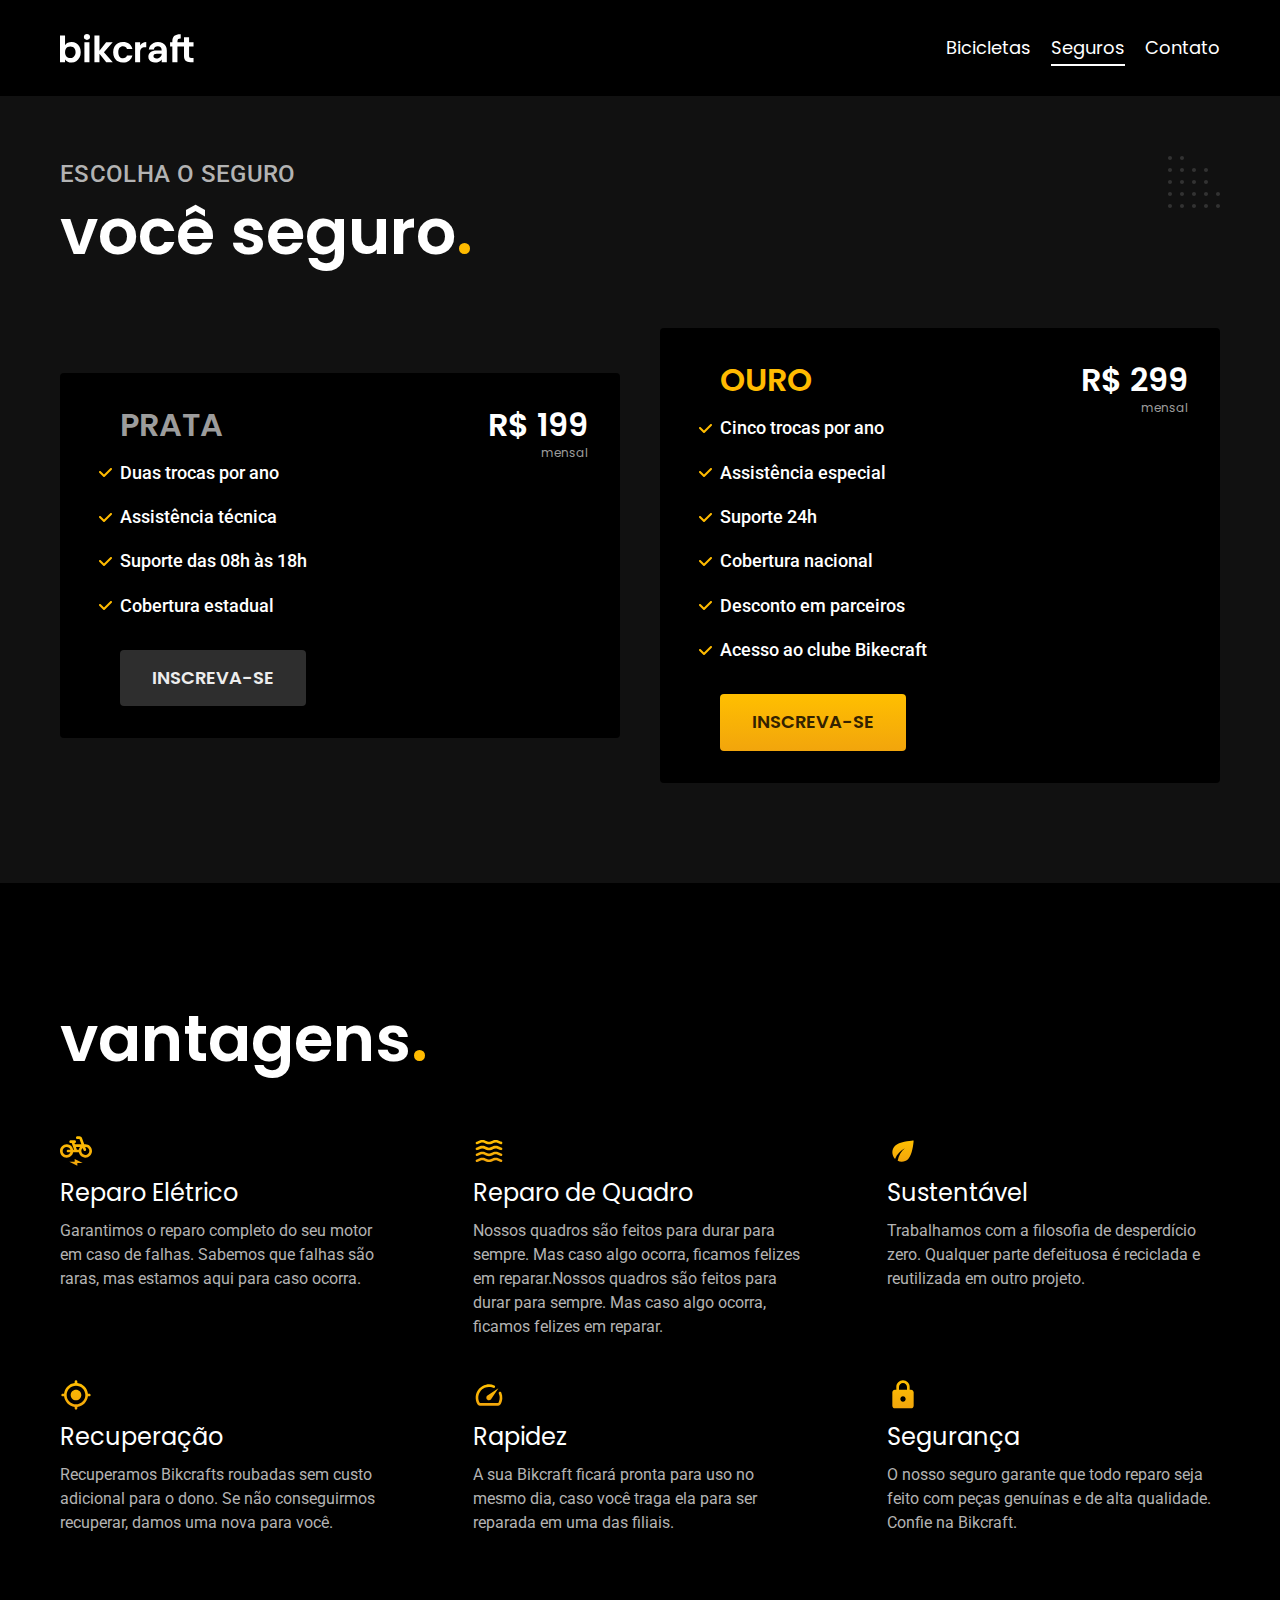
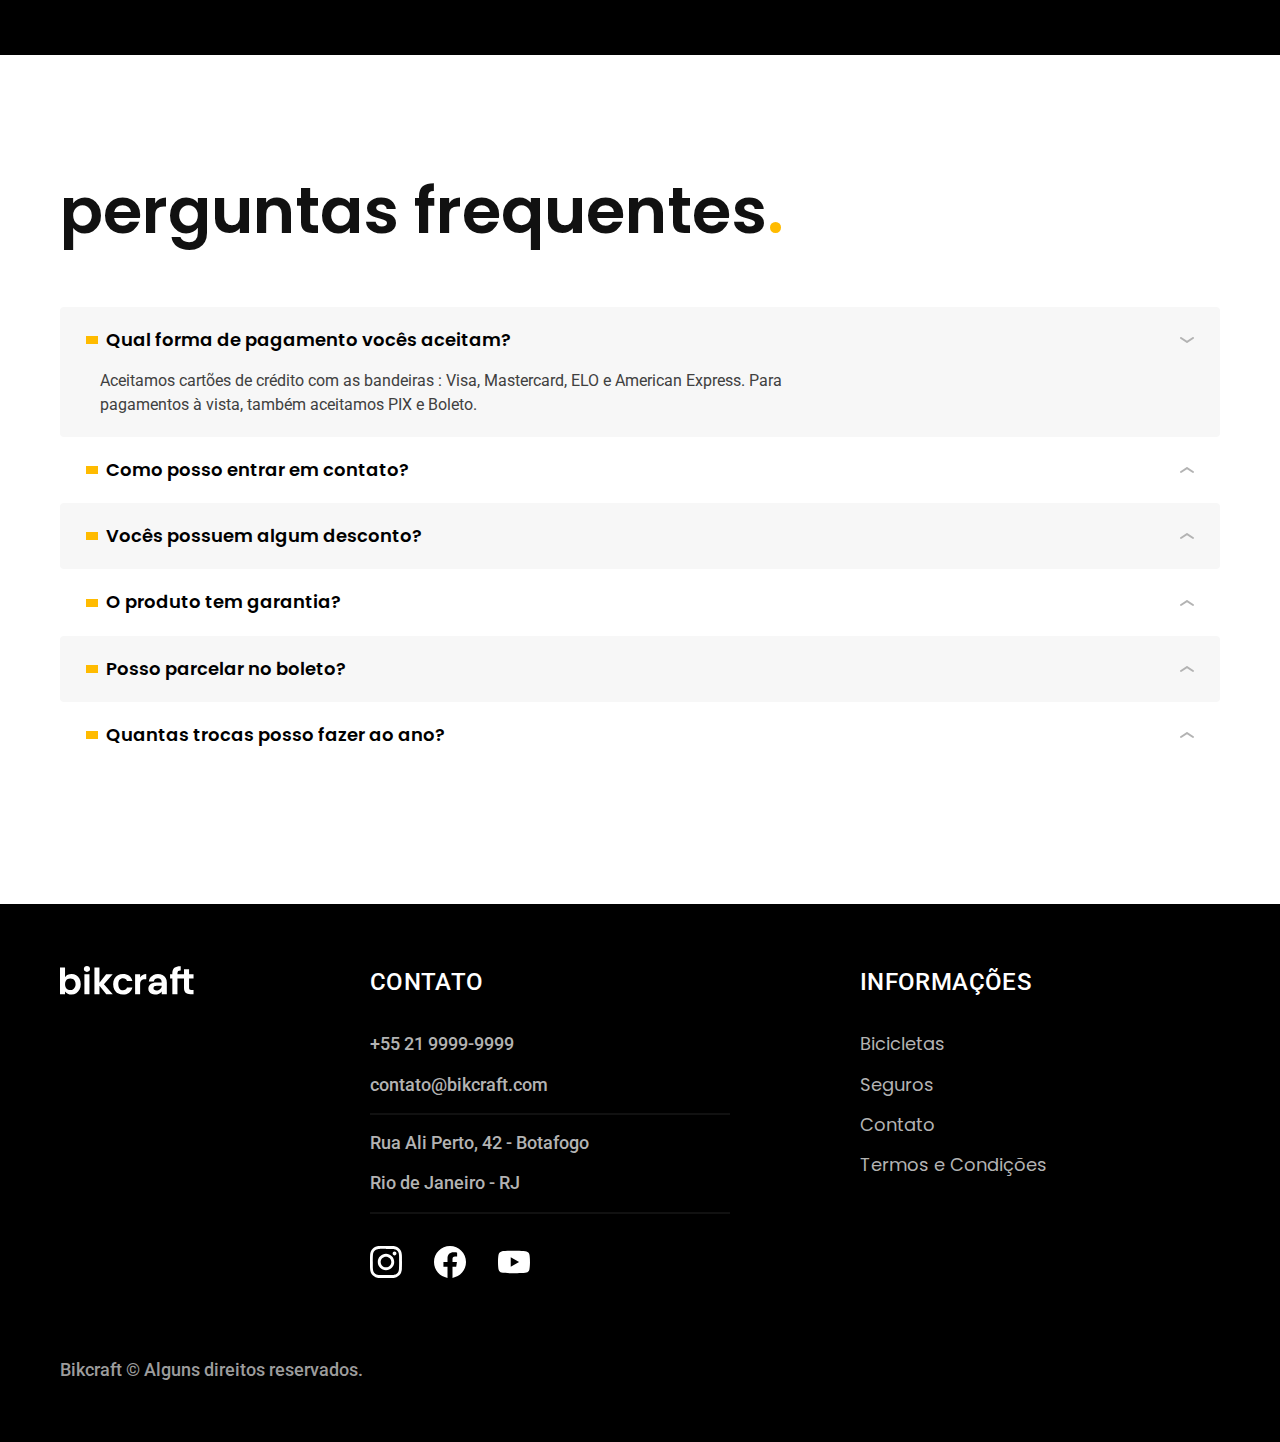
<file: seguros.html>
<!DOCTYPE html>
<html lang="pt-br">
    <head>
        <meta charset="UTF-8" />
        <meta name="viewport" content="width=device-width, initial-scale=1.0" />
        <title>Seguros | Bikcraft</title>
        <meta name="description" content="Termos e Condições." />
                <link rel="icon" href="./favicon.svg" type="image/svg+xml">
        <link rel="preload" href="./css/style.min.css" as="style">
        <link rel="stylesheet" href="./css/style.min.css">

        <link rel="preconnect" href="https://fonts.googleapis.com" />
        <link rel="preconnect" href="https://fonts.gstatic.com" crossorigin />
        <link
            href="https://fonts.googleapis.com/css2?family=Merriweather:ital,wght@0,300;0,400;0,700;0,900;1,300;1,400;1,700;1,900&family=Poppins:ital,wght@0,100;0,200;0,300;0,400;0,500;0,600;0,700;0,800;0,900;1,100;1,200;1,300;1,400;1,500;1,600;1,700;1,800;1,900&family=Roboto:ital,wght@0,100..900;1,100..900&display=swap"
            rel="stylesheet"
        />
        <script>document.documentElement.classList.add("js");</script>
    </head>
    
        <body id="seguros">
            <header class="header-bg">
                <div class="header container">
                    <a href="./">
                        <img src="./img/bikcraft.svg" alt="Bikcraft" width="136" height="32" />
                    </a>
                    <nav aria-label="primaria">
                        <ul class="header-menu font-1-m cor-0">
                            <li><a href="./bicicletas.html">Bicicletas</a></li>
                            <li><a href="./seguros.html">Seguros</a></li>
                            <li><a href="./contato.html">Contato</a></li>
                        </ul>
                    </nav>
                </div>
            </header>

            <main class="seguros-bg">
                <div class="titulo-bg">
                    <div class="titulo container">
                        <p class="font-2-l-b cor-5">Escolha o seguro</p>
                        <h1 class="font-1-xxl cor-0">
                            você seguro<span class="cor-p1">.</span>
                        </h1>
                    </div>
                </div>

                <div class="seguros container">
                    <div class="seguros-item fadeInLeft" data-anime="200">
                        <h3 class="font-1-xl cor-6">PRATA</h3>
                        <span class="font-1-xl cor-0"
                            >R$ 199<span class="font-1-xs cor-6"
                                >mensal</span
                            ></span
                        >
                        <ul class="font-2-m cor-0">
                            <li>Duas trocas por ano</li>
                            <li>Assistência técnica</li>
                            <li>Suporte das 08h às 18h</li>
                            <li>Cobertura estadual</li>
                        </ul>
                        <a class="botao secundario" href="./orcamento.html?tipo=seguro&produto=prata"
                            >Inscreva-se</a
                        >
                    </div>

                    <div class="seguros-item fadeInRight" data-anime="400">
                        <h3 class="font-1-xl cor-p1">OURO</h3>
                        <span class="font-1-xl cor-0"
                            >R$ 299<span class="font-1-xs cor-6"
                                >mensal</span
                            ></span
                        >
                        <ul class="font-2-m cor-0">
                            <li>Cinco trocas por ano</li>
                            <li>Assistência especial</li>
                            <li>Suporte 24h</li>
                            <li>Cobertura nacional</li>
                            <li>Desconto em parceiros</li>
                            <li>Acesso ao clube Bikecraft</li>
                        </ul>
                        <a class="botao" href="./orcamento.html?tipo=seguro&produto=ouro">Inscreva-se</a>
                    </div>
                </div>
            </main>

            <article class="vantagens-bg">
                <div class="vantagens container">
                    <h2 class="font-1-xxl cor-0">
                        vantagens<span class="cor-p1">.</span>
                    </h2>
                    <ul>
                        <li>
                            <img src="./img/icones/eletrica.svg" alt="" width="32" height="32" />
                            <h3 class="font-1-l cor-0">Reparo Elétrico</h3>
                            <p class="font-2-s cor-5">
                                Garantimos o reparo completo do seu motor em
                                caso de falhas. Sabemos que falhas são raras,
                                mas estamos aqui para caso ocorra.
                            </p>
                        </li>
                        <li>
                            <img src="./img/icones/carbono.svg" alt="" width="32" height="32" />
                            <h3 class="font-1-l cor-0">Reparo de Quadro</h3>
                            <p class="font-2-s cor-5">
                                Nossos quadros são feitos para durar para
                                sempre. Mas caso algo ocorra, ficamos felizes em
                                reparar.Nossos quadros são feitos para durar
                                para sempre. Mas caso algo ocorra, ficamos
                                felizes em reparar.
                            </p>
                        </li>
                        <li>
                            <img src="./img/icones/sustentavel.svg" alt="" width="32" height="32" />
                            <h3 class="font-1-l cor-0">Sustentável</h3>
                            <p class="font-2-s cor-5">
                                Trabalhamos com a filosofia de desperdício zero.
                                Qualquer parte defeituosa é reciclada e
                                reutilizada em outro projeto.
                            </p>
                        </li>
                        <li>
                            <img src="./img/icones/rastreador.svg" alt="" width="32" height="32"/>
                            <h3 class="font-1-l cor-0">Recuperação</h3>
                            <p class="font-2-s cor-5">
                                Recuperamos Bikcrafts roubadas sem custo
                                adicional para o dono. Se não conseguirmos
                                recuperar, damos uma nova para você.
                            </p>
                        </li>
                        <li>
                            <img src="./img/icones/velocidade.svg" alt="" width="32" height="32"/>
                            <h3 class="font-1-l cor-0">Rapidez</h3>
                            <p class="font-2-s cor-5">
                                A sua Bikcraft ficará pronta para uso no mesmo
                                dia, caso você traga ela para ser reparada em
                                uma das filiais.
                            </p>
                        </li>
                        <li>
                            <img src="./img/icones/seguro.svg" alt="" width="32" height="32" />
                            <h3 class="font-1-l cor-0">Segurança</h3>
                            <p class="font-2-s cor-5">
                                O nosso seguro garante que todo reparo seja
                                feito com peças genuínas e de alta qualidade.
                                Confie na Bikcraft.
                            </p>
                        </li>
                    </ul>
                </div>
            </article>

            <article class="perguntas container">
                <h2 class="font-1-xxl">
                    perguntas frequentes<span class="cor-p1">.</span>
                </h2>

                <dl>
                    <div>
                        <dt><button class="font-1-m-b" aria-controls="pergunta1" aria-expanded="true">Qual forma de pagamento vocês aceitam?</button></dt>
                        <dd id="pergunta1" class="font-2-s cor-9 ativa">
                            Aceitamos cartões de crédito com as bandeiras :
                            Visa, Mastercard, ELO e American Express. Para
                            pagamentos à vista, também aceitamos PIX e Boleto.
                        </dd>
                    </div>
                    <div>
                        <dt><button class="font-1-m-b" aria-controls="pergunta2" aria-expanded="false">
                            Como posso entrar em contato?
                        </button></dt>
                        <dd id="pergunta2" class="font-2-s cor-9">
                            Aceitamos cartões de crédito com as bandeiras :
                            Visa, Mastercard, ELO e American Express. Para
                            pagamentos à vista, também aceitamos PIX e Boleto.
                        </dd>
                    </div>
                    <div>
                        <dt><button class="font-1-m-b" aria-controls="pergunta3" aria-expanded="false">
                            Vocês possuem algum desconto?
                        </button></dt>
                        <dd id="pergunta3" class="font-2-s cor-9">
                            Aceitamos cartões de crédito com as bandeiras :
                            Visa, Mastercard, ELO e American Express. Para
                            pagamentos à vista, também aceitamos PIX e Boleto.
                        </dd>
                    </div>
                    <div>
                        <dt><button class="font-1-m-b" aria-controls="pergunta4" aria-expanded="false">O produto tem garantia?</button></dt>
                        <dd id="pergunta4" class="font-2-s cor-9">
                            Aceitamos cartões de crédito com as bandeiras :
                            Visa, Mastercard, ELO e American Express. Para
                            pagamentos à vista, também aceitamos PIX e Boleto.
                        </dd>
                    </div>
                    <div>
                        <dt><button class="font-1-m-b" aria-controls="pergunta5" aria-expanded="false">Posso parcelar no boleto?</button></dt>
                        <dd id="pergunta5" class="font-2-s cor-9">
                            Aceitamos cartões de crédito com as bandeiras :
                            Visa, Mastercard, ELO e American Express. Para
                            pagamentos à vista, também aceitamos PIX e Boleto.
                        </dd>
                    </div>
                    <div>
                        <dt><button class="font-1-m-b" aria-controls="pergunta6" aria-expanded="false">
                            Quantas trocas posso fazer ao ano?
                        </button></dt>
                        <dd id="pergunta6" class="font-2-s cor-9">
                            Aceitamos cartões de crédito com as bandeiras :
                            Visa, Mastercard, ELO e American Express. Para
                            pagamentos à vista, também aceitamos PIX e Boleto.
                        </dd>
                    </div>

            </article>

            <footer class="footer-bg">
                <div class="footer container">
                    <img src="./img/bikcraft.svg" alt="Bikcraft" width="136" height="32" />
                    <div class="footer-contato">
                        <h3 class="font-2-l-b cor-0">Contato</h3>
                        <ul class="font-2-m cor-5">
                            <li>
                                <a href="tel:+552199999999">+55 21 9999-9999</a>
                            </li>
                            <li>
                                <a href="mailto:contato@bikcraft.com"
                                    >contato@bikcraft.com</a
                                >
                            </li>
                            <li>Rua Ali Perto, 42 - Botafogo</li>
                            <li>Rio de Janeiro - RJ</li>
                        </ul>
                        <div class="footer-redes">
                            <a href="./">
                                <img
                                    src="./img/redes/instagram.svg"
                                    alt="Instagram" width="32" height="32"
                                />
                            </a>
                            <a href="./">
                                <img
                                    src="./img/redes/facebook.svg"
                                    alt="Facebook" width="32" height="32"
                                />
                            </a>
                            <a href="./">
                                <img
                                    src="./img/redes/youtube.svg" 
                                    alt="Youtube" width="32" height="32"
                                />
                            </a>
                        </div>
                    </div>
                    <div class="footer-informacoes">
                        <h3 class="font-2-l-b cor-0">Informações</h3>
                        <nav>
                            <ul class="font-1-m cor-5">
                                <li>
                                    <a href="./bicicletas.html">Bicicletas</a>
                                </li>
                                <li><a href="./seguros.html">Seguros</a></li>
                                <li><a href="./contato.html">Contato</a></li>
                                <li>
                                    <a href="./termos.html"
                                        >Termos e Condições</a
                                    >
                                </li>
                            </ul>
                        </nav>
                    </div>
                    <p class="footer-copy font-2-m cor-6">
                        Bikcraft © Alguns direitos reservados.
                    </p>
                </div>
            </footer>
                <script src="./js/plugins/simple-anime.js"></script>
                <script src="./js/script.js"></script>
    </body>
    <script>document.documentElement.classList.add("js");</script>
    </head>
</html>
</file>
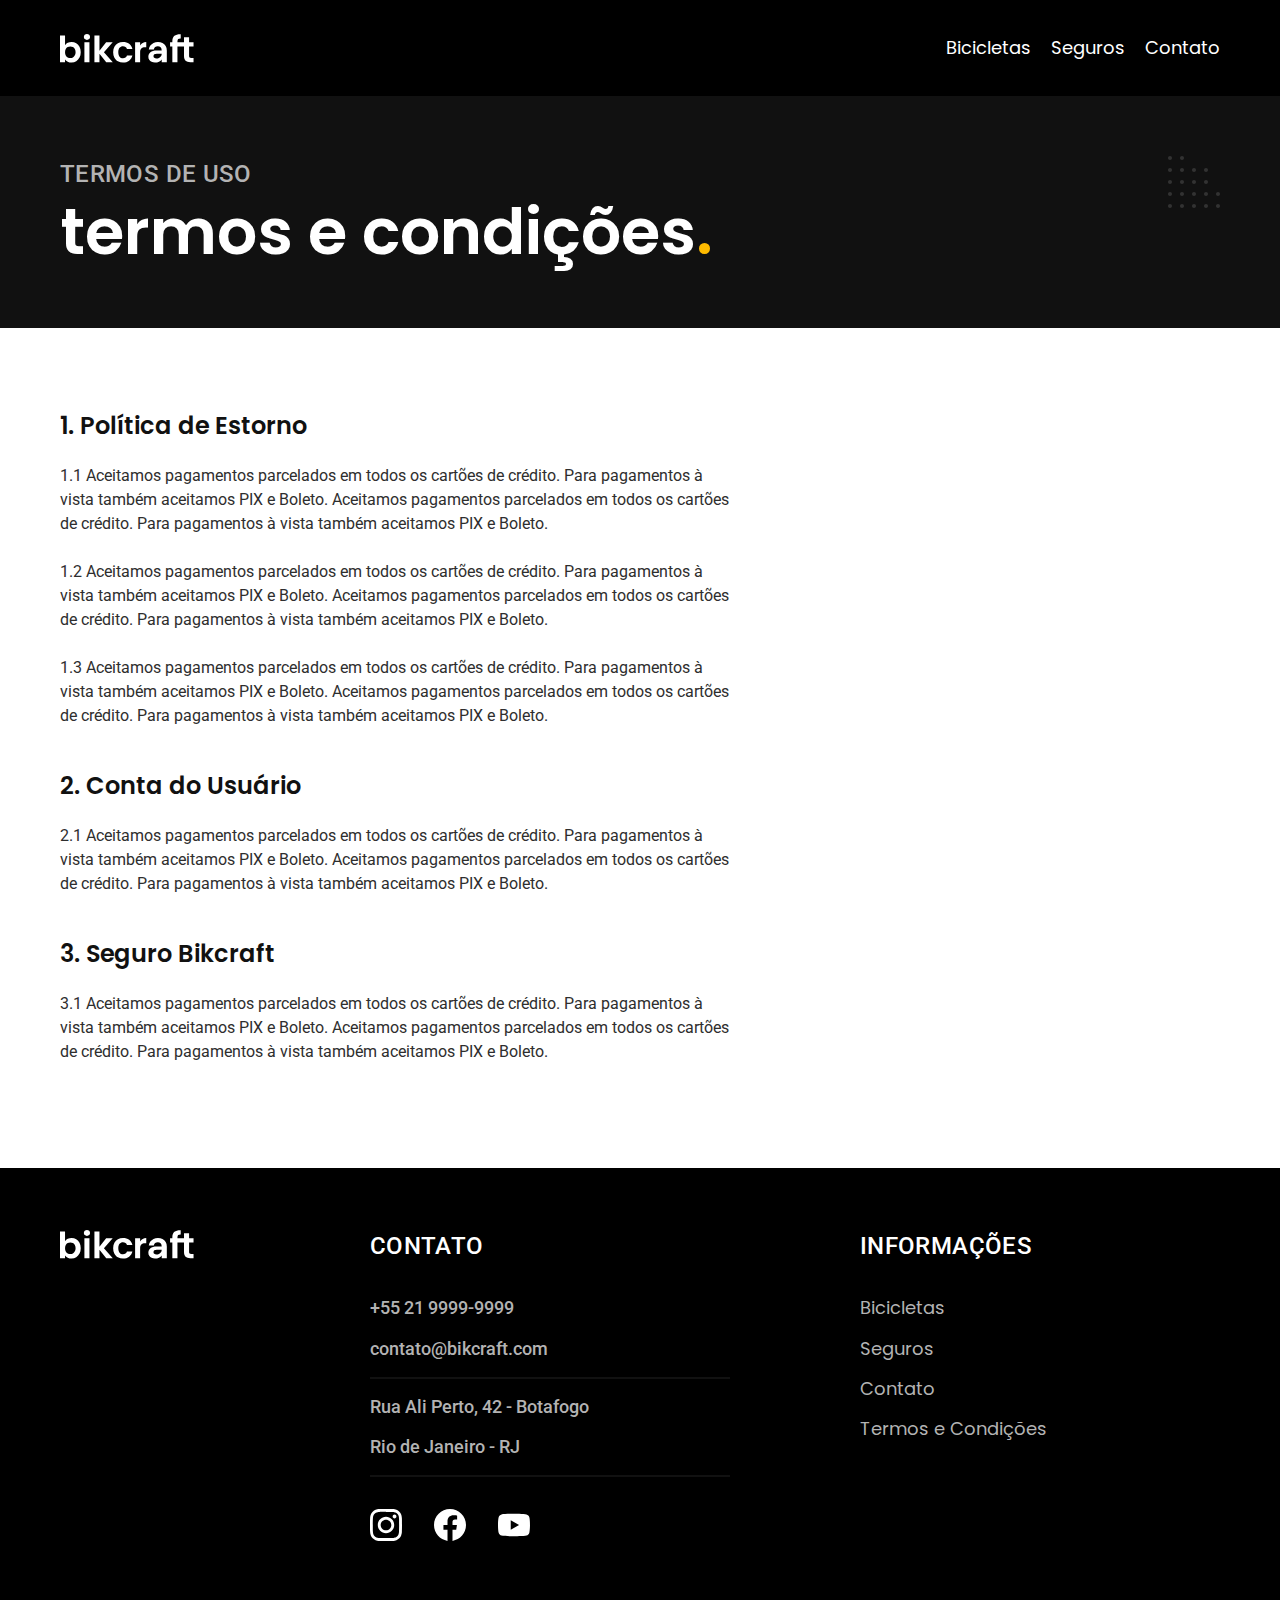
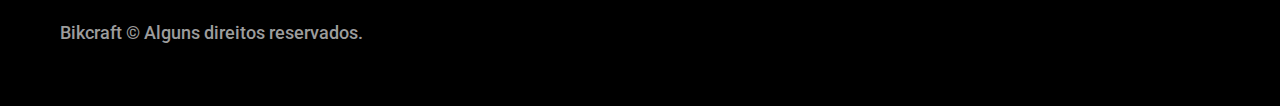
<file: termos.html>
<!DOCTYPE html>
<html lang="pt-br">
    <head>
        <meta charset="UTF-8" />
        <meta name="viewport" content="width=device-width, initial-scale=1.0" />
        <title>Termos e Condições | Bikcraft</title>
        <meta name="description" content="Termos e Condições." />
                <link rel="icon" href="./favicon.svg" type="image/svg+xml">
        <link rel="preload" href="./css/style.min.css" as="style">
        <link rel="stylesheet" href="./css/style.min.css">

        <link rel="preconnect" href="https://fonts.googleapis.com" />
        <link rel="preconnect" href="https://fonts.gstatic.com" crossorigin />
        <link
            href="https://fonts.googleapis.com/css2?family=Merriweather:ital,wght@0,300;0,400;0,700;0,900;1,300;1,400;1,700;1,900&family=Poppins:ital,wght@0,100;0,200;0,300;0,400;0,500;0,600;0,700;0,800;0,900;1,100;1,200;1,300;1,400;1,500;1,600;1,700;1,800;1,900&family=Roboto:ital,wght@0,100..900;1,100..900&display=swap"
            rel="stylesheet"
        />
        <script>document.documentElement.classList.add("js");</script>
    </head>
    
        <body id="termos">
            <header class="header-bg">
                <div class="header container">
                    <a href="./">
                        <img src="./img/bikcraft.svg" alt="Bikcraft" />
                    </a>
                    <nav aria-label="primaria">
                        <ul class="header-menu font-1-m cor-0">
                            <li><a href="./bicicletas.html">Bicicletas</a></li>
                            <li><a href="./seguros.html">Seguros</a></li>
                            <li><a href="./contato.html">Contato</a></li>
                        </ul>
                    </nav>
                </div>
            </header>

            <main>
                <div class="titulo-bg">
                    <div class="titulo container">
                        <p class="font-2-l-b cor-5">Termos de uso</p>
                        <h1 class="font-1-xxl cor-0">
                            termos e condições<span class="cor-p1">.</span>
                        </h1>
                    </div>
                </div>

                <div class="termos font-2-s cor-10 container">
                    <h2 class="font-1-l cor-11">1. Política de Estorno</h2>
                    <p>
                        1.1 Aceitamos pagamentos parcelados em todos os cartões
                        de crédito. Para pagamentos à vista também aceitamos PIX
                        e Boleto. Aceitamos pagamentos parcelados em todos os
                        cartões de crédito. Para pagamentos à vista também
                        aceitamos PIX e Boleto.
                    </p>
                    <p>
                        1.2 Aceitamos pagamentos parcelados em todos os cartões
                        de crédito. Para pagamentos à vista também aceitamos PIX
                        e Boleto. Aceitamos pagamentos parcelados em todos os
                        cartões de crédito. Para pagamentos à vista também
                        aceitamos PIX e Boleto.
                    </p>
                    <p>
                        1.3 Aceitamos pagamentos parcelados em todos os cartões
                        de crédito. Para pagamentos à vista também aceitamos PIX
                        e Boleto. Aceitamos pagamentos parcelados em todos os
                        cartões de crédito. Para pagamentos à vista também
                        aceitamos PIX e Boleto.
                    </p>
                    <h2 class="font-1-l cor-11">2. Conta do Usuário</h2>
                    <p>
                        2.1 Aceitamos pagamentos parcelados em todos os cartões
                        de crédito. Para pagamentos à vista também aceitamos PIX
                        e Boleto. Aceitamos pagamentos parcelados em todos os
                        cartões de crédito. Para pagamentos à vista também
                        aceitamos PIX e Boleto.
                    </p>
                    <h2 class="font-1-l cor-11">3. Seguro Bikcraft</h2>
                    <p>
                        3.1 Aceitamos pagamentos parcelados em todos os cartões
                        de crédito. Para pagamentos à vista também aceitamos PIX
                        e Boleto. Aceitamos pagamentos parcelados em todos os
                        cartões de crédito. Para pagamentos à vista também
                        aceitamos PIX e Boleto.
                    </p>
                </div>
            </main>

            <footer class="footer-bg">
                <div class="footer container">
                    <img src="./img/bikcraft.svg" alt="Bikcraft" width="136" height="32" />
                    <div class="footer-contato">
                        <h3 class="font-2-l-b cor-0">Contato</h3>
                        <ul class="font-2-m cor-5">
                            <li>
                                <a href="tel:+552199999999">+55 21 9999-9999</a>
                            </li>
                            <li>
                                <a href="mailto:contato@bikcraft.com"
                                    >contato@bikcraft.com</a
                                >
                            </li>
                            <li>Rua Ali Perto, 42 - Botafogo</li>
                            <li>Rio de Janeiro - RJ</li>
                        </ul>
                        <div class="footer-redes">
                            <a href="./">
                                <img
                                    src="./img/redes/instagram.svg"
                                    alt="Instagram" width="32" height="32"
                                />
                            </a>
                            <a href="./">
                                <img
                                    src="./img/redes/facebook.svg"
                                    alt="Facebook" width="32" height="32"
                                />
                            </a>
                            <a href="./">
                                <img
                                    src="./img/redes/youtube.svg"
                                    alt="Youtube" width="32" height="32"
                                />
                            </a>
                        </div>
                    </div>
                    <div class="footer-informacoes">
                        <h3 class="font-2-l-b cor-0">Informações</h3>
                        <nav>
                            <ul class="font-1-m cor-5">
                                <li>
                                    <a href="./bicicletas.html">Bicicletas</a>
                                </li>
                                <li><a href="./seguros.html">Seguros</a></li>
                                <li><a href="./contato.html">Contato</a></li>
                                <li>
                                    <a href="./termos.html"
                                        >Termos e Condições</a
                                    >
                                </li>
                            </ul>
                        </nav>
                    </div>
                    <p class="footer-copy font-2-m cor-6">
                        Bikcraft © Alguns direitos reservados.
                    </p>
                </div>
            </footer>
                <script src="./js/script.js"></script>
    </body>
    <script>document.documentElement.classList.add("js");</script>
    </head>
</html>
</file>
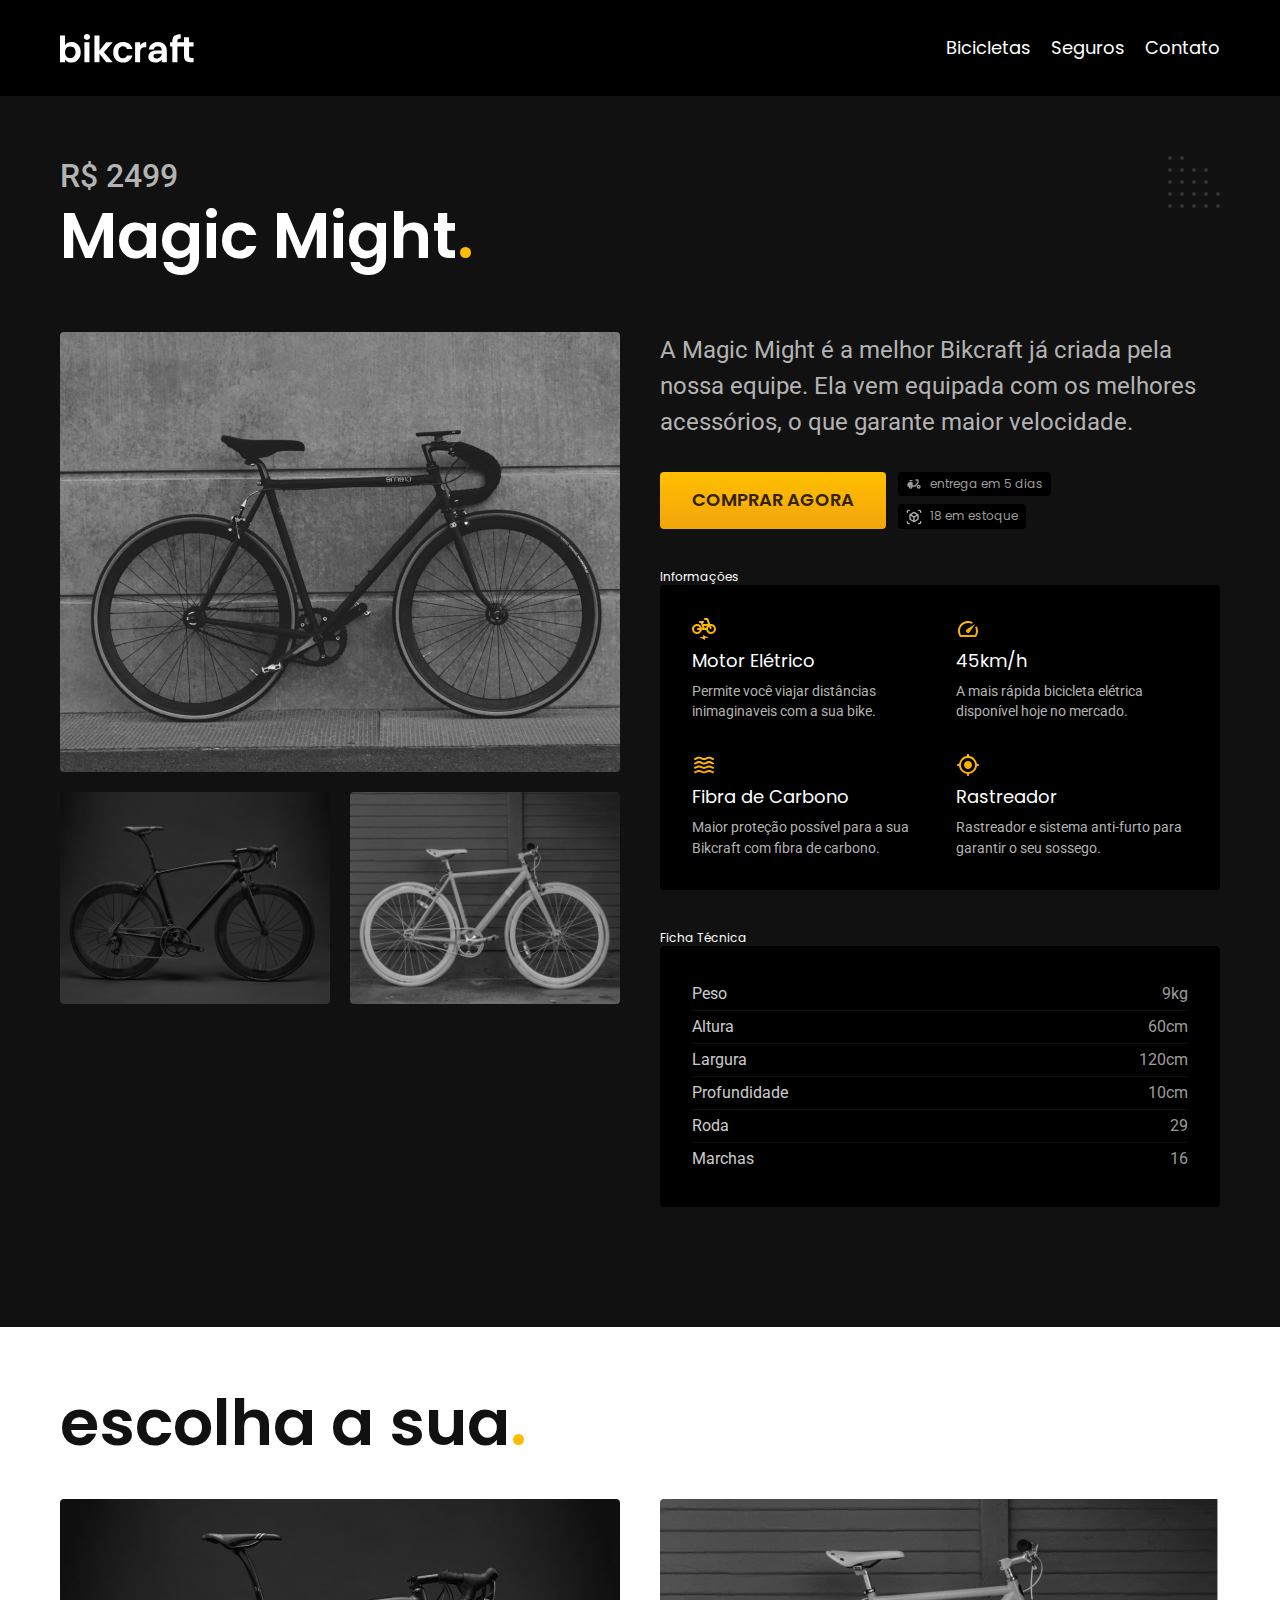
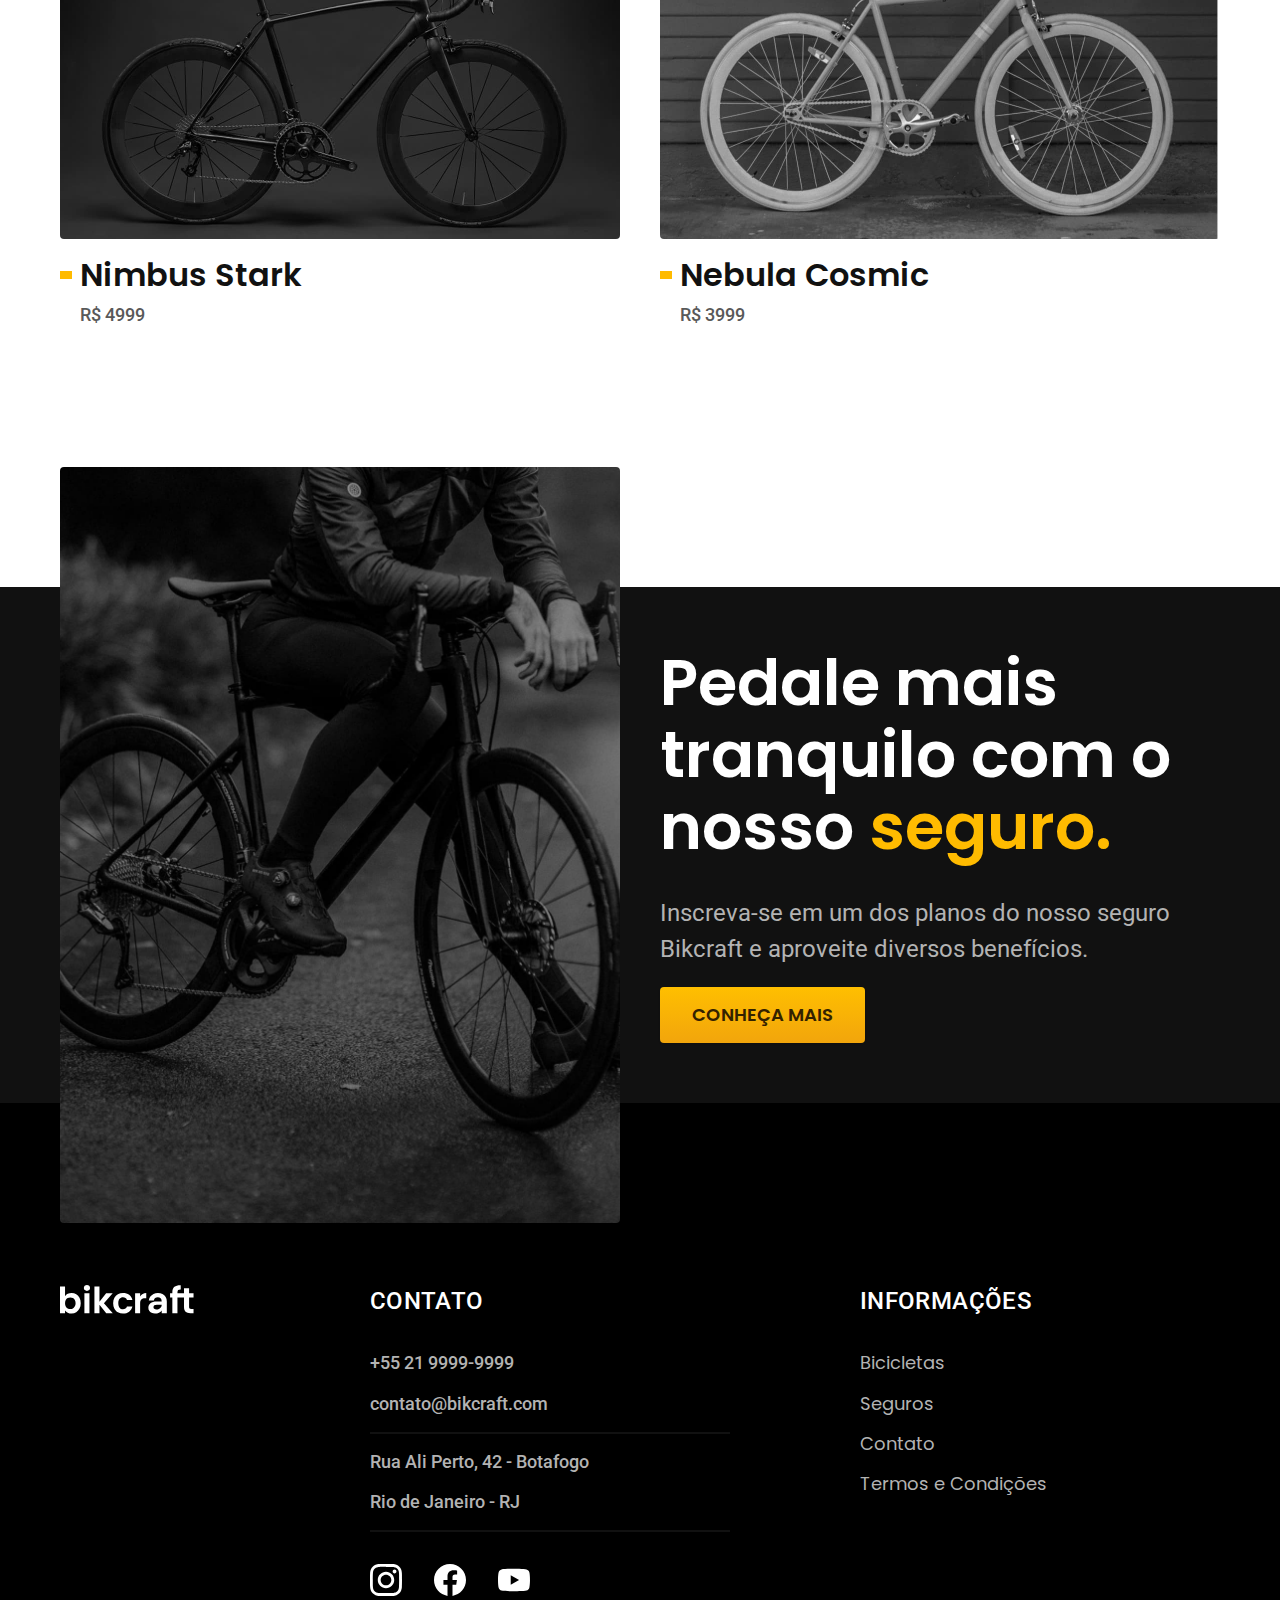
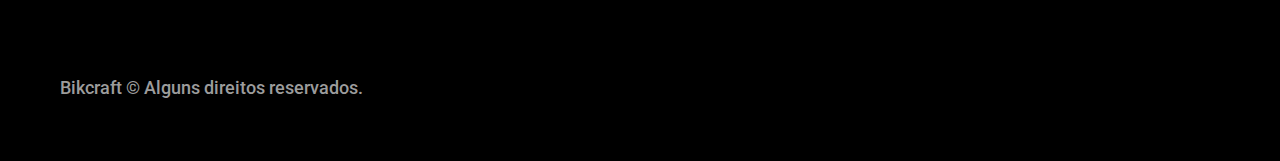
<file: bicicletas/magic.html>
<!DOCTYPE html>
<html lang="pt-br">
    <head>
        <meta charset="UTF-8" />
        <meta name="viewport" content="width=device-width, initial-scale=1.0" />
        <title>Magic | Bikcraft</title>
        <meta name="description" content="Termos e Condições." />

        <link rel="icon" href="../favicon.svg" type="image/svg+xml">
        <link rel="stylesheet" href="../css/style.min.css" />

        <link rel="preconnect" href="https://fonts.googleapis.com" />
        <link rel="preconnect" href="https://fonts.gstatic.com" crossorigin />
        <link
            href="https://fonts.googleapis.com/css2?family=Merriweather:ital,wght@0,300;0,400;0,700;0,900;1,300;1,400;1,700;1,900&family=Poppins:ital,wght@0,100;0,200;0,300;0,400;0,500;0,600;0,700;0,800;0,900;1,100;1,200;1,300;1,400;1,500;1,600;1,700;1,800;1,900&family=Roboto:ital,wght@0,100..900;1,100..900&display=swap"
            rel="stylesheet"
        />
        <script>document.documentElement.classList.add("js");</script>
    </head>

        <body id="bicicleta">
            <header class="header-bg">
                <div class="header container">
                    <a href="../">
                        <img src="../img/bikcraft.svg" alt="Bikcraft" />
                    </a>
                    <nav aria-label="primaria">
                        <ul class="header-menu font-1-m cor-0">
                            <li><a href="../bicicletas.html">Bicicletas</a></li>
                            <li><a href="../seguros.html">Seguros</a></li>
                            <li><a href="../contato.html">Contato</a></li>
                        </ul>
                    </nav>
                </div>
            </header>

            <main class="titulo-bg">
                <div>
                    <div class="titulo container">
                        <p class="font-2-xl cor-5">R$ 2499</p>
                        <h1 class="font-1-xxl cor-0">
                            Magic Might<span class="cor-p1">.</span>
                        </h1>
                    </div>

                    <div class="bicicleta container">
                        <div class="bicicleta-imagens">
                            <img src="../img/bicicleta/nimbus2.jpg" alt="" />
                            <img src="../img/bicicleta/nimbus1.jpg" alt="" />
                            <img src="../img/bicicleta/nimbus3.jpg" alt="" />
                        </div>
                        <div class="bicicleta-conteudo">
                            <p class="font-2-l cor-5">
                                A Magic Might é a melhor Bikcraft já criada pela
                                nossa equipe. Ela vem equipada com os melhores
                                acessórios, o que garante maior velocidade.
                            </p>
                            <div class="bicicleta-comprar">
                                <a class="botao" href="../orcamento.html?tipo=bikcraft&produto=magic"
                                    >Comprar Agora</a
                                >
                                <span class="font-1-xs cor-6"
                                    ><img
                                        src="../img/icones/entrega.svg"
                                        alt=""
                                    />
                                    entrega em 5 dias</span
                                >
                                <span class="font-1-xs cor-6"
                                    ><img
                                        src="../img/icones/estoque.svg"
                                        alt=""
                                    />
                                    18 em estoque</span
                                >
                            </div>

                            <h2 class="font-1-xs cor-0">Informações</h2>
                            <ul class="bicicleta-informacoes">
                                <li>
                                    <img
                                        src="../img/icones/eletrica.svg"
                                        alt=""
                                    />
                                    <h3 class="font-1-m cor-0">
                                        Motor Elétrico
                                    </h3>
                                    <p class="font-2-xs cor-5">
                                        Permite você viajar distâncias
                                        inimaginaveis com a sua bike.
                                    </p>
                                </li>
                                <li>
                                    <img
                                        src="../img/icones/velocidade.svg"
                                        alt=""
                                    />
                                    <h3 class="font-1-m cor-0">45km/h</h3>
                                    <p class="font-2-xs cor-5">
                                        A mais rápida bicicleta elétrica
                                        disponível hoje no mercado.
                                    </p>
                                </li>
                                <li>
                                    <img
                                        src="../img/icones/carbono.svg"
                                        alt=""
                                    />
                                    <h3 class="font-1-m cor-0">
                                        Fibra de Carbono
                                    </h3>
                                    <p class="font-2-xs cor-5">
                                        Maior proteção possível para a sua
                                        Bikcraft com fibra de carbono.
                                    </p>
                                </li>
                                <li>
                                    <img
                                        src="../img/icones/rastreador.svg"
                                        alt=""
                                    />
                                    <h3 class="font-1-m cor-0">Rastreador</h3>
                                    <p class="font-2-xs cor-5">
                                        Rastreador e sistema anti-furto para
                                        garantir o seu sossego.
                                    </p>
                                </li>
                            </ul>
                            <h2 class="font-1-xs cor-0">Ficha Técnica</h2>
                            <ul class="bicicleta-ficha font-2-s cor-4">
                                <li>Peso <span>9kg</span></li>
                                <li>Altura <span>60cm</span></li>
                                <li>Largura <span>120cm</span></li>
                                <li>Profundidade <span>10cm</span></li>
                                <li>Roda <span>29</span></li>
                                <li>Marchas <span>16</span></li>
                            </ul>
                        </div>
                    </div>
                </div>
            </main>

            <article class="bicicletas-lista container">
                <h2 class="font-1-xxl">
                    escolha a sua<span class="cor-p1">.</span>
                </h2>

                <ul>
                    <li>
                        <a href="./nimbus.html">
                            <img
                                src="../img/bicicletas/nimbus.jpg"
                                alt="Bicicleta
                            preta"
                            />
                            <h3 class="font-1-xl">Nimbus Stark</h3>
                            <span class="font-2-m cor-8">R$ 4999</span>
                        </a>
                    </li>
                    <li>
                        <a href="./nebula.html">
                            <img
                                src="../img/bicicletas/nebula.jpg"
                                alt="Bicicleta
                            preta"
                            />
                            <h3 class="font-1-xl">Nebula Cosmic</h3>
                            <span class="font-2-m cor-8">R$ 3999</span>
                        </a>
                    </li>
                </ul>
            </article>

            <article class="seguro-bg">
                <div class="seguro container">
                    <div class="seguro-imagem">
                        <img
                            src="../img/fotos/seguros.jpg"
                            alt="Pessoa parada em cima de uma bicicleta"
                        />
                    </div>

                    <div class="seguro-conteudo">
                        <h2 class="font-1-xxl cor-0">
                            Pedale mais tranquilo com o nosso
                            <span class="cor-p1">seguro.</span>
                        </h2>
                        <p class="font-2-l cor-5">
                            Inscreva-se em um dos planos do nosso seguro
                            Bikcraft e aproveite diversos benefícios.
                        </p>
                        <a class="botao" href="../seguros.html">Conheça Mais</a>
                    </div>
                </div>
            </article>

            <footer class="footer-bg">
                <div class="footer container">
                    <img src="../img/bikcraft.svg" alt="Bikcraft" />
                    <div class="footer-contato">
                        <h3 class="font-2-l-b cor-0">Contato</h3>
                        <ul class="font-2-m cor-5">
                            <li>
                                <a href="tel:+552199999999">+55 21 9999-9999</a>
                            </li>
                            <li>
                                <a href="mailto:contato@bikcraft.com"
                                    >contato@bikcraft.com</a
                                >
                            </li>
                            <li>Rua Ali Perto, 42 - Botafogo</li>
                            <li>Rio de Janeiro - RJ</li>
                        </ul>
                        <div class="footer-redes">
                            <a href="../">
                                <img
                                    src="../img/redes/instagram.svg"
                                    alt="Instagram"
                                />
                            </a>
                            <a href="../">
                                <img
                                    src="../img/redes/facebook.svg"
                                    alt="Facebook"
                                />
                            </a>
                            <a href="../">
                                <img
                                    src="../img/redes/youtube.svg"
                                    alt="Youtube"
                                />
                            </a>
                        </div>
                    </div>
                    <div class="footer-informacoes">
                        <h3 class="font-2-l-b cor-0">Informações</h3>
                        <nav>
                            <ul class="font-1-m cor-5">
                                <li>
                                    <a href="../bicicletas.html">Bicicletas</a>
                                </li>
                                <li><a href="../seguros.html">Seguros</a></li>
                                <li><a href="../contato.html">Contato</a></li>
                                <li>
                                    <a href="../termos.html"
                                        >Termos e Condições</a
                                    >
                                </li>
                            </ul>
                        </nav>
                    </div>
                    <p class="footer-copy font-2-m cor-6">
                        Bikcraft © Alguns direitos reservados.
                    </p>
                </div>
            </footer>
                <script src="../js/script.js"></script>
    </body>
    <script>document.documentElement.classList.add("js");</script>
    </head>
</html>
</file>
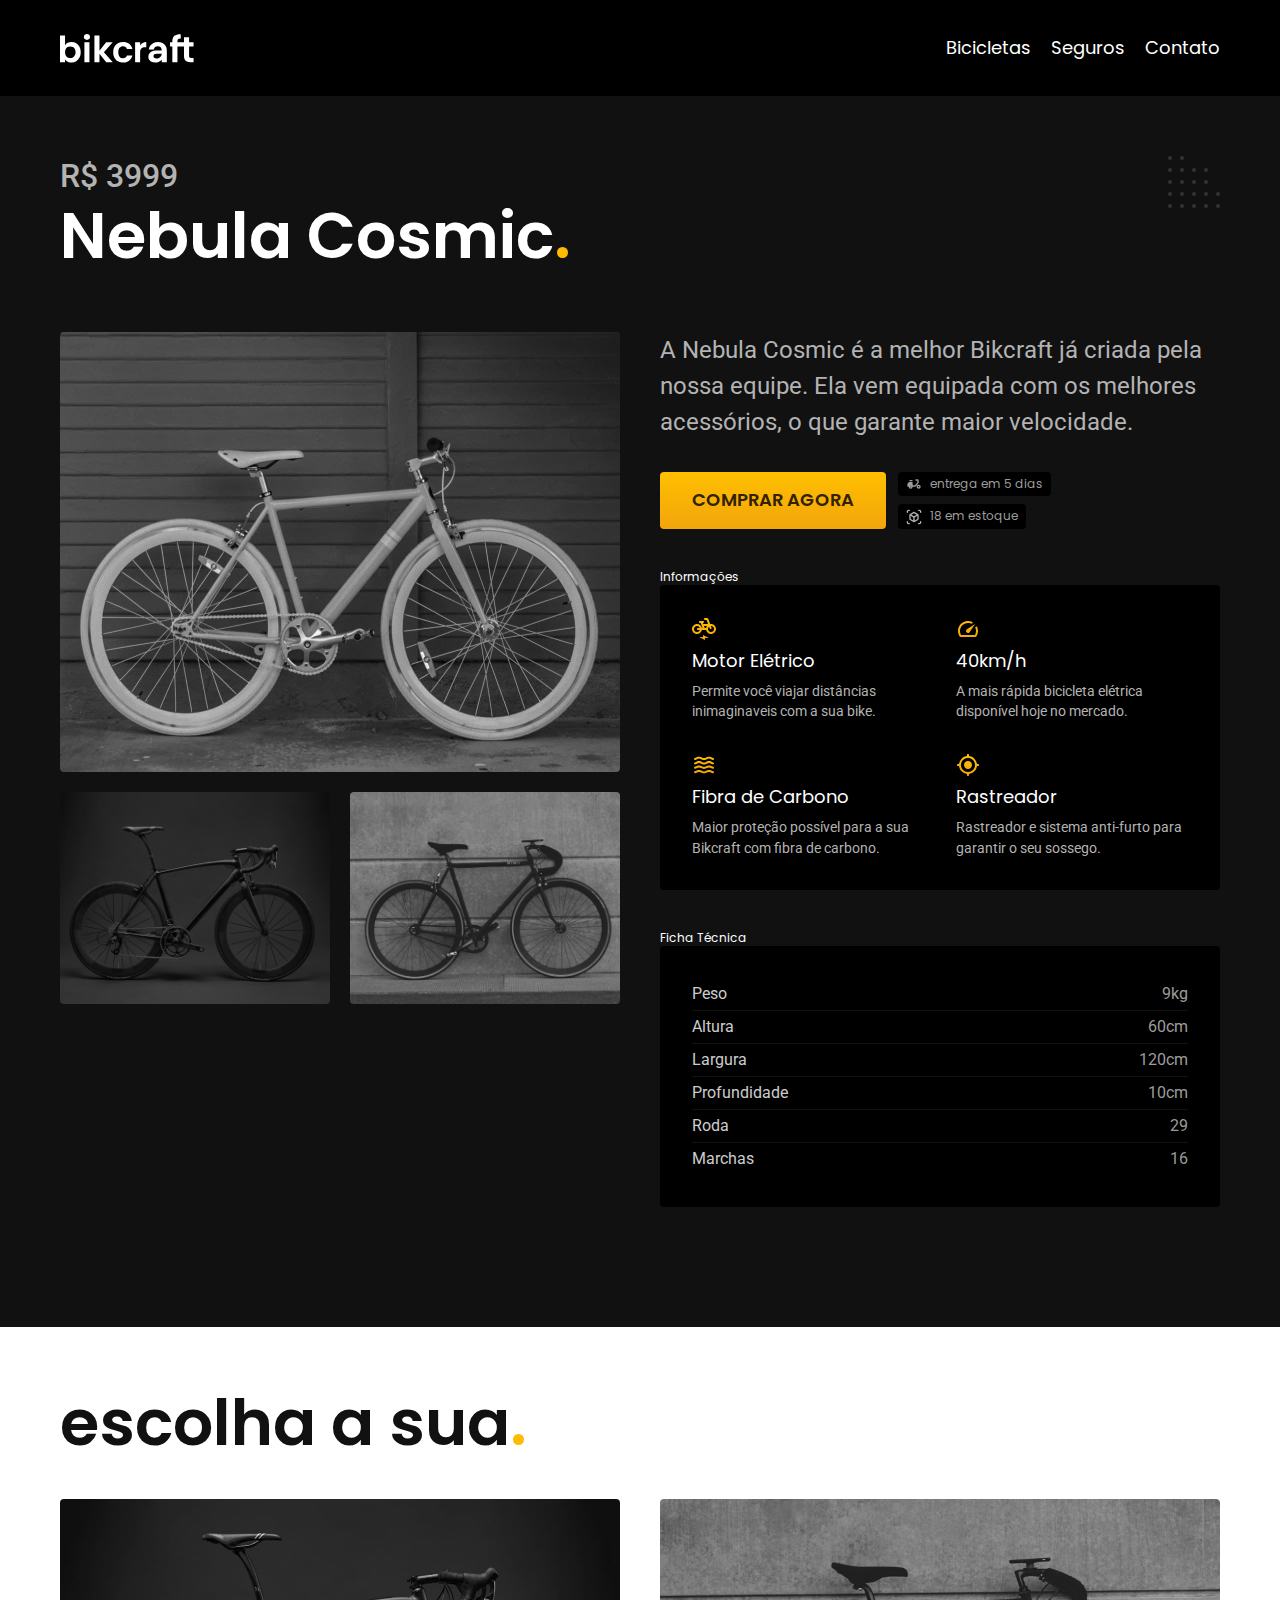
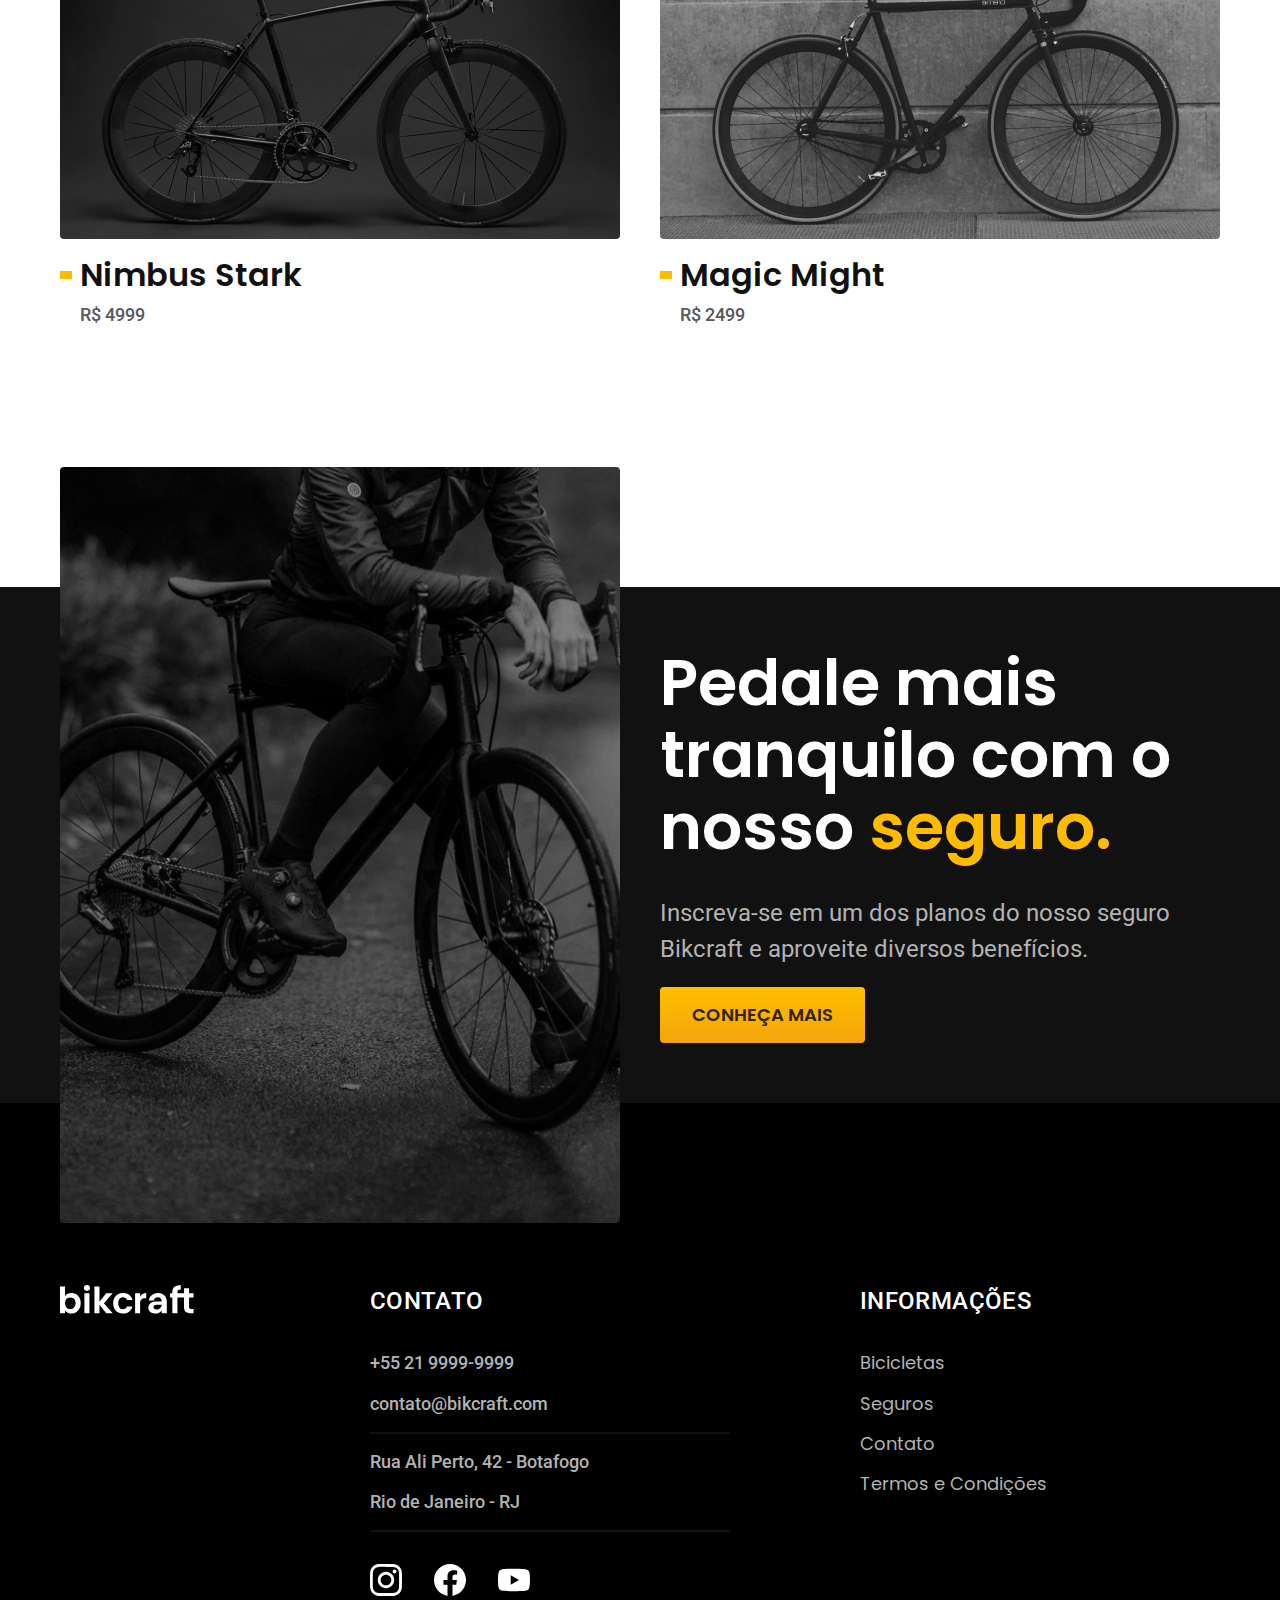
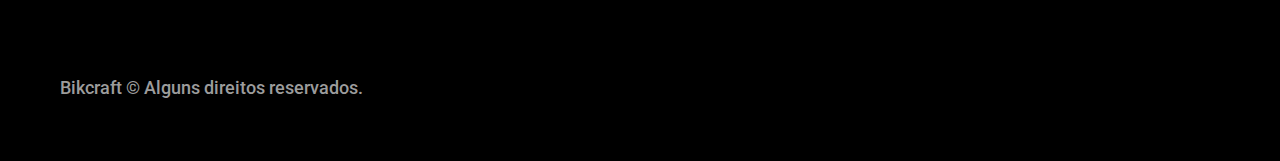
<file: bicicletas/nebula.html>
<!DOCTYPE html>
<html lang="pt-br">
    <head>
        <meta charset="UTF-8" />
        <meta name="viewport" content="width=device-width, initial-scale=1.0" />
        <title>Nebula | Bikcraft</title>
        <meta name="description" content="Termos e Condições." />

        <link rel="icon" href="../favicon.svg" type="image/svg+xml">
        <link rel="stylesheet" href="../css/style.min.css" />

        <link rel="preconnect" href="https://fonts.googleapis.com" />
        <link rel="preconnect" href="https://fonts.gstatic.com" crossorigin />
        <link
            href="https://fonts.googleapis.com/css2?family=Merriweather:ital,wght@0,300;0,400;0,700;0,900;1,300;1,400;1,700;1,900&family=Poppins:ital,wght@0,100;0,200;0,300;0,400;0,500;0,600;0,700;0,800;0,900;1,100;1,200;1,300;1,400;1,500;1,600;1,700;1,800;1,900&family=Roboto:ital,wght@0,100..900;1,100..900&display=swap"
            rel="stylesheet"
        />
        <script>document.documentElement.classList.add("js");</script>
    </head>
    
        <body id="bicicleta">
            <header class="header-bg">
                <div class="header container">
                    <a href="../">
                        <img src="../img/bikcraft.svg" alt="Bikcraft" />
                    </a>
                    <nav aria-label="primaria">
                        <ul class="header-menu font-1-m cor-0">
                            <li><a href="../bicicletas.html">Bicicletas</a></li>
                            <li><a href="../seguros.html">Seguros</a></li>
                            <li><a href="../contato.html">Contato</a></li>
                        </ul>
                    </nav>
                </div>
            </header>

            <main class="titulo-bg">
                <div>
                    <div class="titulo container">
                        <p class="font-2-xl cor-5">R$ 3999</p>
                        <h1 class="font-1-xxl cor-0">
                            Nebula Cosmic<span class="cor-p1">.</span>
                        </h1>
                    </div>

                    <div class="bicicleta container">
                        <div class="bicicleta-imagens">
                            <img src="../img/bicicleta/nimbus3.jpg" alt="" />
                            <img src="../img/bicicleta/nimbus1.jpg" alt="" />
                            <img src="../img/bicicleta/nimbus2.jpg" alt="" />
                        </div>
                        <div class="bicicleta-conteudo">
                            <p class="font-2-l cor-5">
                                A Nebula Cosmic é a melhor Bikcraft já criada
                                pela nossa equipe. Ela vem equipada com os
                                melhores acessórios, o que garante maior
                                velocidade.
                            </p>
                            <div class="bicicleta-comprar">
                                <a class="botao" href="../orcamento.html?tipo=bikcraft&produto=nebula"
                                    >Comprar Agora</a
                                >
                                <span class="font-1-xs cor-6"
                                    ><img
                                        src="../img/icones/entrega.svg"
                                        alt=""
                                    />
                                    entrega em 5 dias</span
                                >
                                <span class="font-1-xs cor-6"
                                    ><img
                                        src="../img/icones/estoque.svg"
                                        alt=""
                                    />
                                    18 em estoque</span
                                >
                            </div>

                            <h2 class="font-1-xs cor-0">Informações</h2>
                            <ul class="bicicleta-informacoes">
                                <li>
                                    <img
                                        src="../img/icones/eletrica.svg"
                                        alt=""
                                    />
                                    <h3 class="font-1-m cor-0">
                                        Motor Elétrico
                                    </h3>
                                    <p class="font-2-xs cor-5">
                                        Permite você viajar distâncias
                                        inimaginaveis com a sua bike.
                                    </p>
                                </li>
                                <li>
                                    <img
                                        src="../img/icones/velocidade.svg"
                                        alt=""
                                    />
                                    <h3 class="font-1-m cor-0">40km/h</h3>
                                    <p class="font-2-xs cor-5">
                                        A mais rápida bicicleta elétrica
                                        disponível hoje no mercado.
                                    </p>
                                </li>
                                <li>
                                    <img
                                        src="../img/icones/carbono.svg"
                                        alt=""
                                    />
                                    <h3 class="font-1-m cor-0">
                                        Fibra de Carbono
                                    </h3>
                                    <p class="font-2-xs cor-5">
                                        Maior proteção possível para a sua
                                        Bikcraft com fibra de carbono.
                                    </p>
                                </li>
                                <li>
                                    <img
                                        src="../img/icones/rastreador.svg"
                                        alt=""
                                    />
                                    <h3 class="font-1-m cor-0">Rastreador</h3>
                                    <p class="font-2-xs cor-5">
                                        Rastreador e sistema anti-furto para
                                        garantir o seu sossego.
                                    </p>
                                </li>
                            </ul>
                            <h2 class="font-1-xs cor-0">Ficha Técnica</h2>
                            <ul class="bicicleta-ficha font-2-s cor-4">
                                <li>Peso <span>9kg</span></li>
                                <li>Altura <span>60cm</span></li>
                                <li>Largura <span>120cm</span></li>
                                <li>Profundidade <span>10cm</span></li>
                                <li>Roda <span>29</span></li>
                                <li>Marchas <span>16</span></li>
                            </ul>
                        </div>
                    </div>
                </div>
            </main>

            <article class="bicicletas-lista container">
                <h2 class="font-1-xxl">
                    escolha a sua<span class="cor-p1">.</span>
                </h2>

                <ul>
                    <li>
                        <a href="./nimbus.html">
                            <img
                                src="../img/bicicletas/nimbus.jpg"
                                alt="Bicicleta
                            preta"
                            />
                            <h3 class="font-1-xl">Nimbus Stark</h3>
                            <span class="font-2-m cor-8">R$ 4999</span>
                        </a>
                    </li>
                    <li>
                        <a href="./magic.html">
                            <img
                                src="../img/bicicletas/magic.jpg"
                                alt="Bicicleta
                            preta"
                            />
                            <h3 class="font-1-xl">Magic Might</h3>
                            <span class="font-2-m cor-8">R$ 2499</span>
                        </a>
                    </li>
                </ul>
            </article>

            <article class="seguro-bg">
                <div class="seguro container">
                    <div class="seguro-imagem">
                        <img
                            src="../img/fotos/seguros.jpg"
                            alt="Pessoa parada em cima de uma bicicleta"
                        />
                    </div>

                    <div class="seguro-conteudo">
                        <h2 class="font-1-xxl cor-0">
                            Pedale mais tranquilo com o nosso
                            <span class="cor-p1">seguro.</span>
                        </h2>
                        <p class="font-2-l cor-5">
                            Inscreva-se em um dos planos do nosso seguro
                            Bikcraft e aproveite diversos benefícios.
                        </p>
                        <a class="botao" href="../seguros.html">Conheça Mais</a>
                    </div>
                </div>
            </article>

            <footer class="footer-bg">
                <div class="footer container">
                    <img src="../img/bikcraft.svg" alt="Bikcraft" />
                    <div class="footer-contato">
                        <h3 class="font-2-l-b cor-0">Contato</h3>
                        <ul class="font-2-m cor-5">
                            <li>
                                <a href="tel:+552199999999">+55 21 9999-9999</a>
                            </li>
                            <li>
                                <a href="mailto:contato@bikcraft.com"
                                    >contato@bikcraft.com</a
                                >
                            </li>
                            <li>Rua Ali Perto, 42 - Botafogo</li>
                            <li>Rio de Janeiro - RJ</li>
                        </ul>
                        <div class="footer-redes">
                            <a href="../">
                                <img
                                    src="../img/redes/instagram.svg"
                                    alt="Instagram"
                                />
                            </a>
                            <a href="../">
                                <img
                                    src="../img/redes/facebook.svg"
                                    alt="Facebook"
                                />
                            </a>
                            <a href="../">
                                <img
                                    src="../img/redes/youtube.svg"
                                    alt="Youtube"
                                />
                            </a>
                        </div>
                    </div>
                    <div class="footer-informacoes">
                        <h3 class="font-2-l-b cor-0">Informações</h3>
                        <nav>
                            <ul class="font-1-m cor-5">
                                <li>
                                    <a href="../bicicletas.html">Bicicletas</a>
                                </li>
                                <li><a href="../seguros.html">Seguros</a></li>
                                <li><a href="../contato.html">Contato</a></li>
                                <li>
                                    <a href="../termos.html"
                                        >Termos e Condições</a
                                    >
                                </li>
                            </ul>
                        </nav>
                    </div>
                    <p class="footer-copy font-2-m cor-6">
                        Bikcraft © Alguns direitos reservados.
                    </p>
                </div>
            </footer>
                <script src="../js/script.js"></script>
    </body>
    <script>document.documentElement.classList.add("js");</script>
    </head>
</html>
</file>
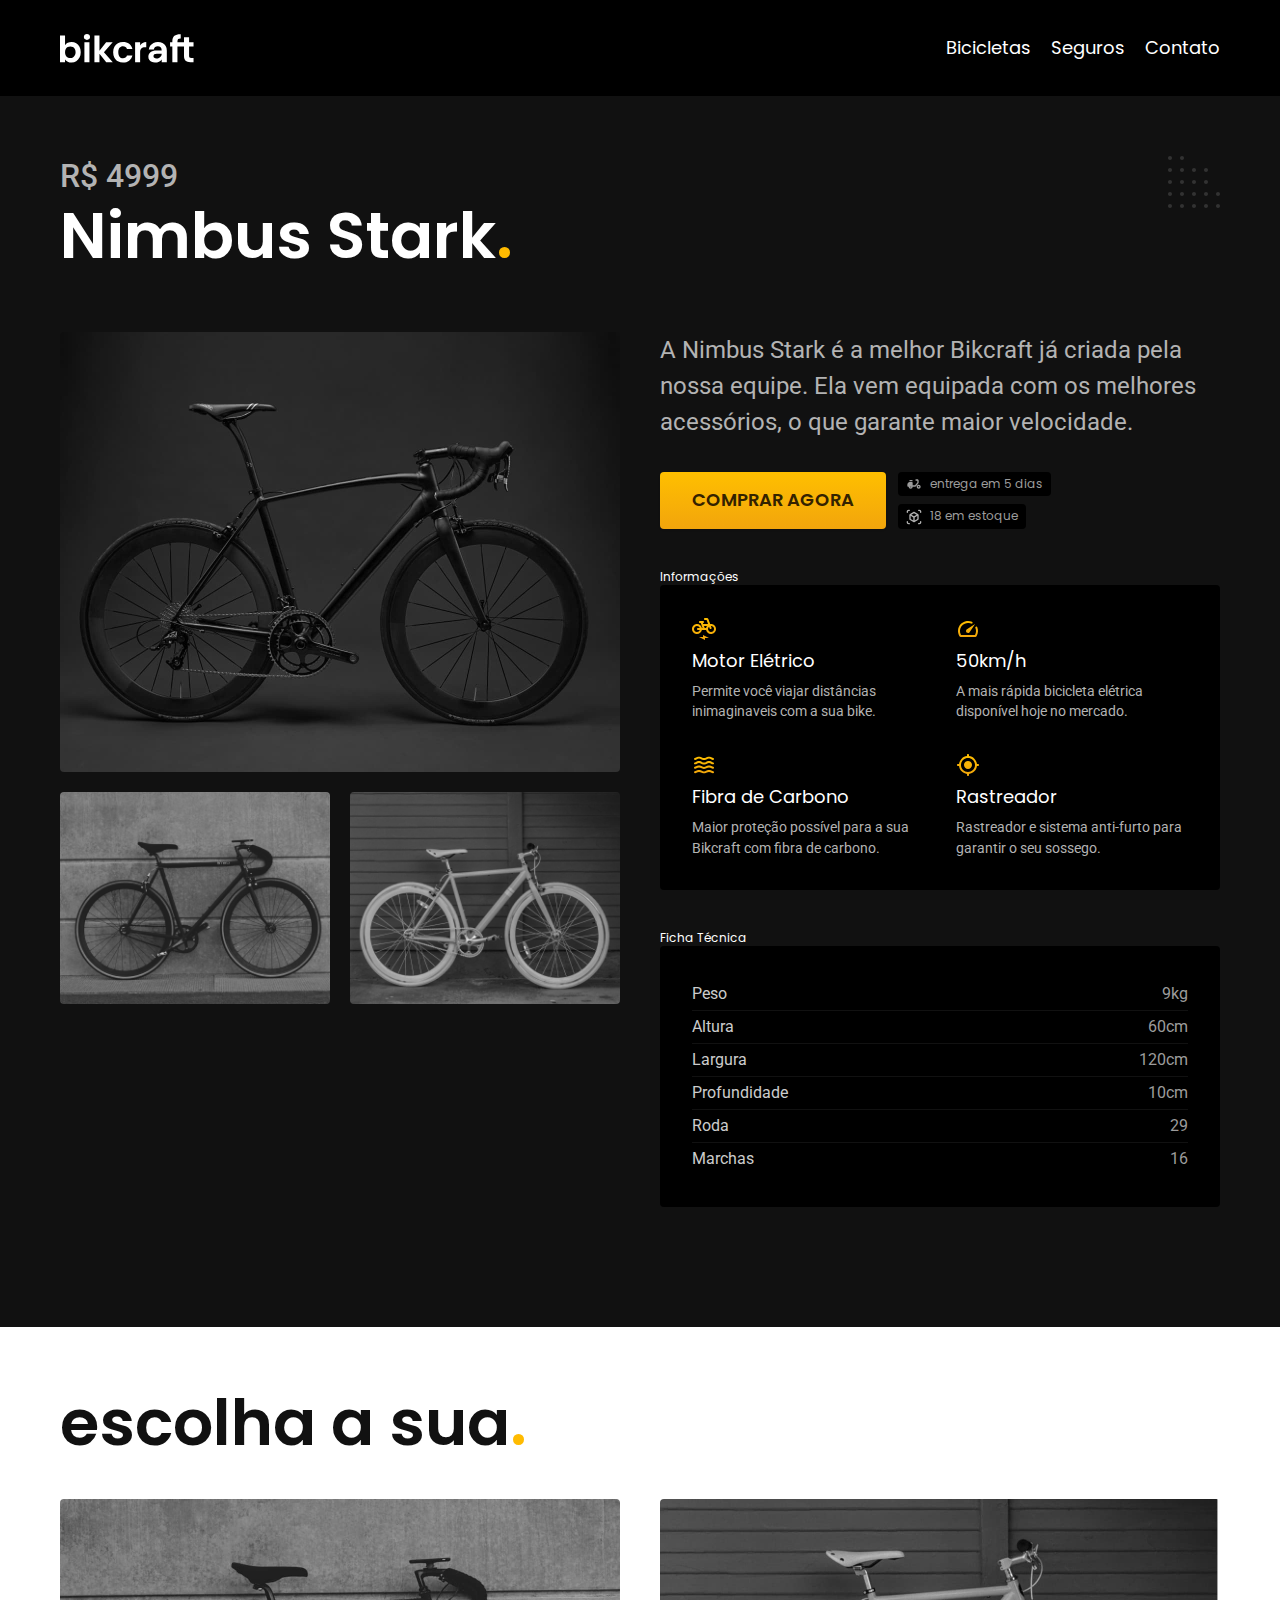
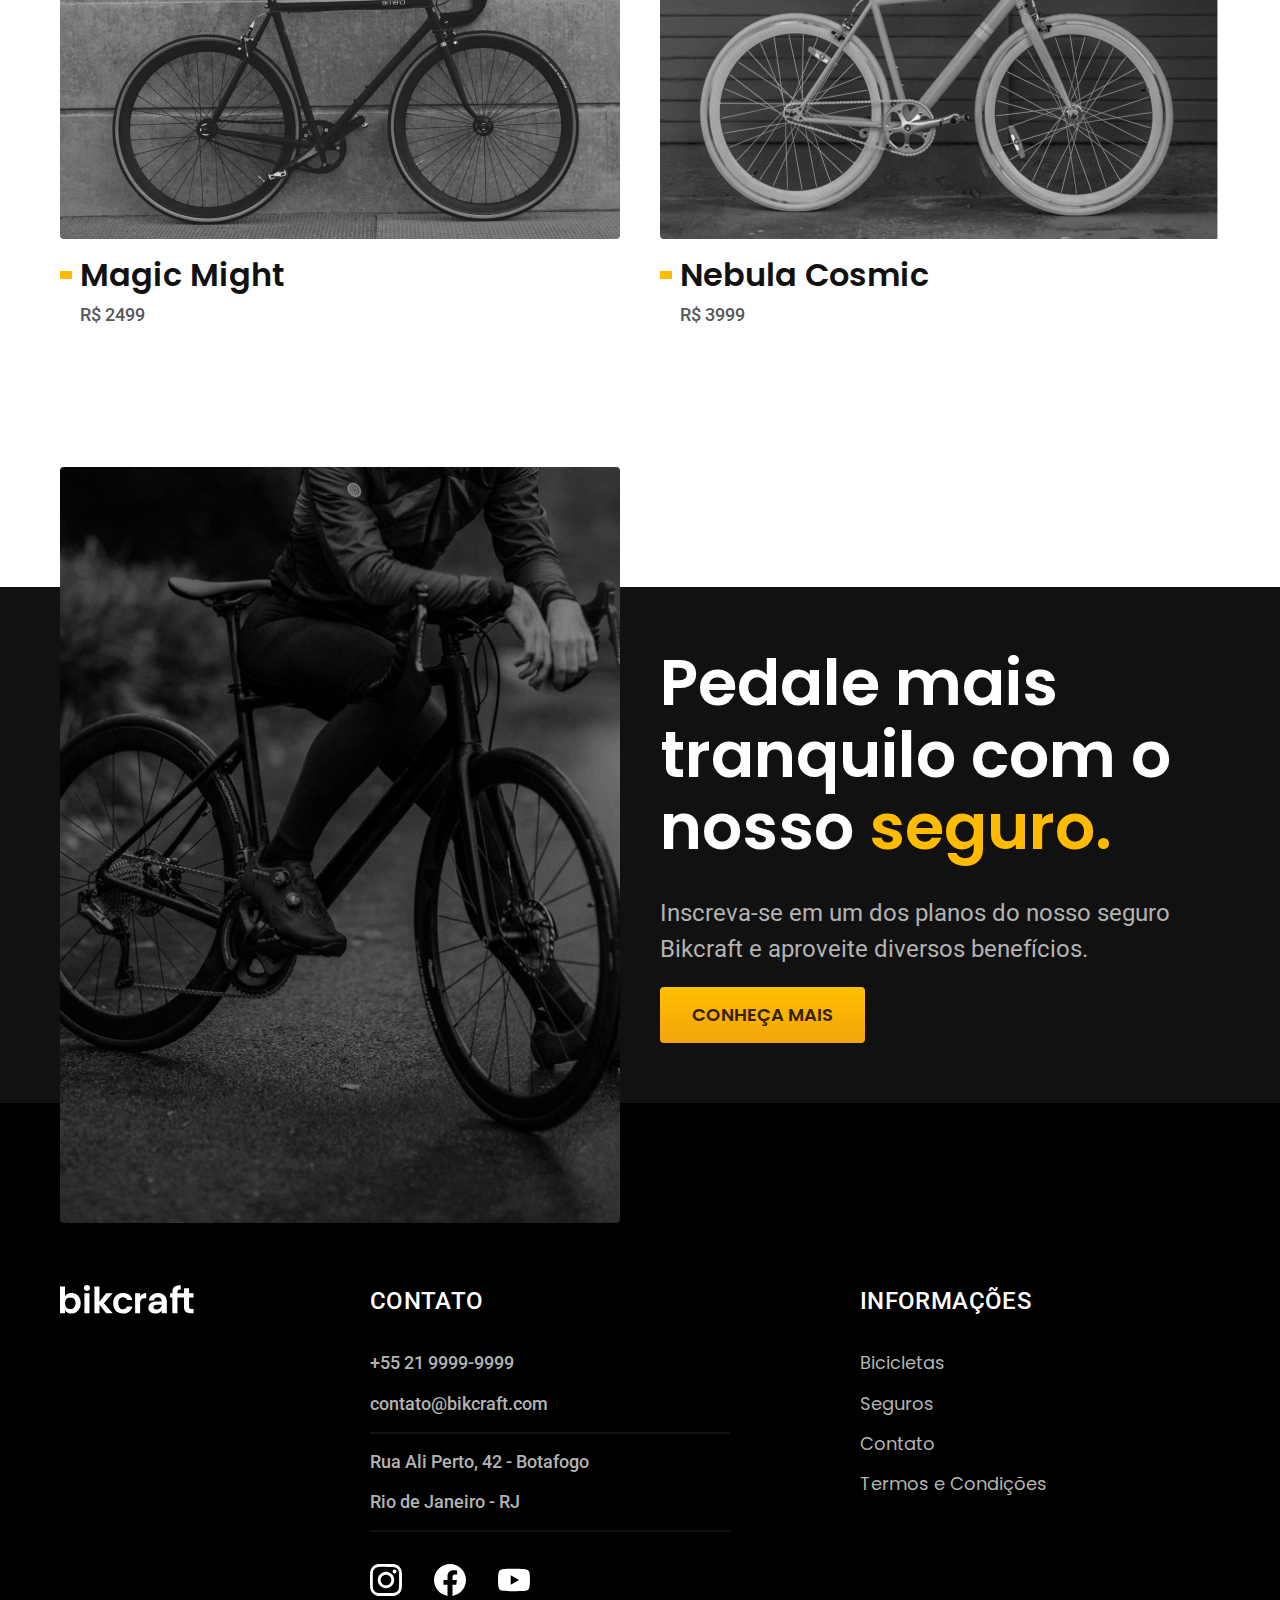
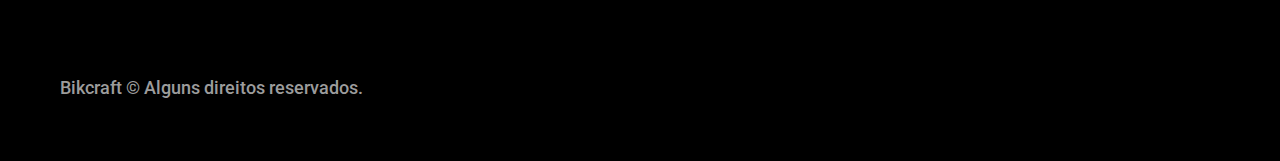
<file: bicicletas/nimbus.html>
<!DOCTYPE html>
<html lang="pt-br">
    <head>
        <meta charset="UTF-8" />
        <meta name="viewport" content="width=device-width, initial-scale=1.0" />
        <title>Nimbus | Bikcraft</title>
        <meta name="description" content="Termos e Condições." />

        <link rel="icon" href="../favicon.svg" type="image/svg+xml">
        <link rel="stylesheet" href="../css/style.min.css" />

        <link rel="preconnect" href="https://fonts.googleapis.com" />
        <link rel="preconnect" href="https://fonts.gstatic.com" crossorigin />
        <link
            href="https://fonts.googleapis.com/css2?family=Merriweather:ital,wght@0,300;0,400;0,700;0,900;1,300;1,400;1,700;1,900&family=Poppins:ital,wght@0,100;0,200;0,300;0,400;0,500;0,600;0,700;0,800;0,900;1,100;1,200;1,300;1,400;1,500;1,600;1,700;1,800;1,900&family=Roboto:ital,wght@0,100..900;1,100..900&display=swap"
            rel="stylesheet"
        />
        <script>document.documentElement.classList.add("js");</script>
    </head>
    
        <body id="bicicleta">
            <header class="header-bg">
                <div class="header container">
                    <a href="../">
                        <img src="../img/bikcraft.svg" alt="Bikcraft" />
                    </a>
                    <nav aria-label="primaria">
                        <ul class="header-menu font-1-m cor-0">
                            <li><a href="../bicicletas.html">Bicicletas</a></li>
                            <li><a href="../seguros.html">Seguros</a></li>
                            <li><a href="../contato.html">Contato</a></li>
                        </ul>
                    </nav>
                </div>
            </header>

            <main class="titulo-bg">
                <div>
                    <div class="titulo container">
                        <p class="font-2-xl cor-5">R$ 4999</p>
                        <h1 class="font-1-xxl cor-0">
                            Nimbus Stark<span class="cor-p1">.</span>
                        </h1>
                    </div>

                    <div class="bicicleta container">
                        <div class="bicicleta-imagens">
                            <img src="../img/bicicleta/nimbus1.jpg" alt="" />
                            <img src="../img/bicicleta/nimbus2.jpg" alt="" />
                            <img src="../img/bicicleta/nimbus3.jpg" alt="" />
                        </div>
                        <div class="bicicleta-conteudo">
                            <p class="font-2-l cor-5">
                                A Nimbus Stark é a melhor Bikcraft já criada
                                pela nossa equipe. Ela vem equipada com os
                                melhores acessórios, o que garante maior
                                velocidade.
                            </p>
                            <div class="bicicleta-comprar">
                                <a class="botao" href="../orcamento.html?tipo=bikcraft&produto=nimbus"
                                    >Comprar Agora</a
                                >
                                <span class="font-1-xs cor-6"
                                    ><img
                                        src="../img/icones/entrega.svg"
                                        alt=""
                                    />
                                    entrega em 5 dias</span
                                >
                                <span class="font-1-xs cor-6"
                                    ><img
                                        src="../img/icones/estoque.svg"
                                        alt=""
                                    />
                                    18 em estoque</span
                                >
                            </div>

                            <h2 class="font-1-xs cor-0">Informações</h2>
                            <ul class="bicicleta-informacoes">
                                <li>
                                    <img
                                        src="../img/icones/eletrica.svg"
                                        alt=""
                                    />
                                    <h3 class="font-1-m cor-0">
                                        Motor Elétrico
                                    </h3>
                                    <p class="font-2-xs cor-5">
                                        Permite você viajar distâncias
                                        inimaginaveis com a sua bike.
                                    </p>
                                </li>
                                <li>
                                    <img
                                        src="../img/icones/velocidade.svg"
                                        alt=""
                                    />
                                    <h3 class="font-1-m cor-0">50km/h</h3>
                                    <p class="font-2-xs cor-5">
                                        A mais rápida bicicleta elétrica
                                        disponível hoje no mercado.
                                    </p>
                                </li>
                                <li>
                                    <img
                                        src="../img/icones/carbono.svg"
                                        alt=""
                                    />
                                    <h3 class="font-1-m cor-0">
                                        Fibra de Carbono
                                    </h3>
                                    <p class="font-2-xs cor-5">
                                        Maior proteção possível para a sua
                                        Bikcraft com fibra de carbono.
                                    </p>
                                </li>
                                <li>
                                    <img
                                        src="../img/icones/rastreador.svg"
                                        alt=""
                                    />
                                    <h3 class="font-1-m cor-0">Rastreador</h3>
                                    <p class="font-2-xs cor-5">
                                        Rastreador e sistema anti-furto para
                                        garantir o seu sossego.
                                    </p>
                                </li>
                            </ul>
                            <h2 class="font-1-xs cor-0">Ficha Técnica</h2>
                            <ul class="bicicleta-ficha font-2-s cor-4">
                                <li>Peso <span>9kg</span></li>
                                <li>Altura <span>60cm</span></li>
                                <li>Largura <span>120cm</span></li>
                                <li>Profundidade <span>10cm</span></li>
                                <li>Roda <span>29</span></li>
                                <li>Marchas <span>16</span></li>
                            </ul>
                        </div>
                    </div>
                </div>
            </main>

            <article class="bicicletas-lista container">
                <h2 class="font-1-xxl">
                    escolha a sua<span class="cor-p1">.</span>
                </h2>

                <ul>
                    <li>
                        <a href="./magic.html">
                            <img
                                src="../img/bicicletas/magic.jpg"
                                alt="Bicicleta
                            preta"
                            />
                            <h3 class="font-1-xl">Magic Might</h3>
                            <span class="font-2-m cor-8">R$ 2499</span>
                        </a>
                    </li>
                    <li>
                        <a href="./nebula.html">
                            <img
                                src="../img/bicicletas/nebula.jpg"
                                alt="Bicicleta
                            preta"
                            />
                            <h3 class="font-1-xl">Nebula Cosmic</h3>
                            <span class="font-2-m cor-8">R$ 3999</span>
                        </a>
                    </li>
                </ul>
            </article>

            <article class="seguro-bg">
                <div class="seguro container">
                    <div class="seguro-imagem">
                        <img
                            src="../img/fotos/seguros.jpg"
                            alt="Pessoa parada em cima de uma bicicleta"
                        />
                    </div>

                    <div class="seguro-conteudo">
                        <h2 class="font-1-xxl cor-0">
                            Pedale mais tranquilo com o nosso
                            <span class="cor-p1">seguro.</span>
                        </h2>
                        <p class="font-2-l cor-5">
                            Inscreva-se em um dos planos do nosso seguro
                            Bikcraft e aproveite diversos benefícios.
                        </p>
                        <a class="botao" href="../seguros.html">Conheça Mais</a>
                    </div>
                </div>
            </article>

            <footer class="footer-bg">
                <div class="footer container">
                    <img src="../img/bikcraft.svg" alt="Bikcraft" />
                    <div class="footer-contato">
                        <h3 class="font-2-l-b cor-0">Contato</h3>
                        <ul class="font-2-m cor-5">
                            <li>
                                <a href="tel:+552199999999">+55 21 9999-9999</a>
                            </li>
                            <li>
                                <a href="mailto:contato@bikcraft.com"
                                    >contato@bikcraft.com</a
                                >
                            </li>
                            <li>Rua Ali Perto, 42 - Botafogo</li>
                            <li>Rio de Janeiro - RJ</li>
                        </ul>
                        <div class="footer-redes">
                            <a href="../">
                                <img
                                    src="../img/redes/instagram.svg"
                                    alt="Instagram"
                                />
                            </a>
                            <a href="../">
                                <img
                                    src="../img/redes/facebook.svg"
                                    alt="Facebook"
                                />
                            </a>
                            <a href="../">
                                <img
                                    src="../img/redes/youtube.svg"
                                    alt="Youtube"
                                />
                            </a>
                        </div>
                    </div>
                    <div class="footer-informacoes">
                        <h3 class="font-2-l-b cor-0">Informações</h3>
                        <nav>
                            <ul class="font-1-m cor-5">
                                <li>
                                    <a href="../bicicletas.html">Bicicletas</a>
                                </li>
                                <li><a href="../seguros.html">Seguros</a></li>
                                <li><a href="../contato.html">Contato</a></li>
                                <li>
                                    <a href="../termos.html"
                                        >Termos e Condições</a
                                    >
                                </li>
                            </ul>
                        </nav>
                    </div>
                    <p class="footer-copy font-2-m cor-6">
                        Bikcraft © Alguns direitos reservados.
                    </p>
                </div>
            </footer>
                <script src="../js/script.js"></script>
    </body>
    <script>document.documentElement.classList.add("js");</script>
    </head>
</html>
</file>
<file: css/style.min.css>
body{margin:0;font-family:Arial,Helvetica,sans-serif;color:#111}ul{padding:0;list-style:none}blockquote,dd,h1,h2,h3,h4,p,ul{margin:0}a{text-decoration:none;color:inherit}img{max-width:100%;display:block;height:auto}img[src$=".jpg"]{border-radius:4px}.font-1-xs{font:400 0.75rem/1.35 Poppins,sans-serif}.font-2-xs{font:400 0.875rem/1.43 Roboto,sans-serif}.font-1-s{font:400 1rem/1.5 Poppins,sans-serif}.font-2-s{font:400 1rem/1.5 Roboto,sans-serif}.font-1-m,.font-1-m-b{font:400 1.125rem/1.35 Poppins,sans-serif}.font-1-m-b{font-weight:600}.font-2-m{font:500 1.125rem/1.35 Roboto,sans-serif}.font-1-l{font:400 1.5rem/1.5 Poppins,sans-serif}.font-2-l,.font-2-l-b{font:400 1.5rem/1.5 Roboto,sans-serif}.font-2-l-b{font-weight:500;letter-spacing:.015em;text-transform:uppercase}.font-1-xl{font:600 2rem/1.25 Poppins,sans-serif}.font-2-xl{font:500 2rem/1.25 Roboto,sans-serif}.font-1-xxl{font:600 4rem/1.125 Poppins,sans-serif}@media (max-width:1200px){.font-1-xxl{font-size:3rem}.font-2-l,.font-2-l-b{font-size:1.125rem}}@media (max-width:800px){.font-1-xxl{font-size:2rem}.font-1-xl,.font-2-xl{font-size:1.5rem}}:root{--cor-0:#ffffff;--cor-1:#f7f7f7;--cor-2:#ededed;--cor-3:#dedede;--cor-4:#cccccc;--cor-5:#b3b3b3;--cor-6:#9c9c9c;--cor-7:#707070;--cor-8:#595959;--cor-9:#404040;--cor-10:#2e2e2e;--cor-11:#111111;--cor-12:#000000;--cor-p1:#ffbb00;--cor-p2:#e5a40b;--cor-p3:#a66f00;--cor-p4:#664400;--cor-p5:#332200}.cor-0{color:var(--cor-0)}.cor-1{color:var(--cor-1)}.cor-2{color:var(--cor-2)}.cor-3{color:var(--cor-3)}.cor-4{color:var(--cor-4)}.cor-5{color:var(--cor-5)}.cor-6{color:var(--cor-6)}.cor-7{color:var(--cor-7)}.cor-8{color:var(--cor-8)}.cor-9{color:var(--cor-9)}.cor-10{color:var(--cor-10)}.cor-11{color:var(--cor-11)}.cor-12{color:var(--cor-12)}.cor-p1{color:var(--cor-p1)}.cor-p2{color:var(--cor-p2)}.cor-p3{color:var(--cor-p3)}.cor-p4{color:var(--cor-p4)}.cor-p5{color:var(--cor-p5)}.js .fadeInDown{transform:translate3d(0,-20px,0)}.js .fadeInUp{transform:translate3d(0,20px,0)}.js .fadeInRight{transform:translate3d(20px,0,0)}.js .fadeInLeft{transform:translate3d(-20px,0,0)}.js [data-anime]{opacity:0}.js .anime{opacity:1;transform:none;transition:transform .8s,opacity .8s}.header-bg{background-color:var(--cor-12)}.header{display:flex;flex-wrap:wrap;gap:20px;justify-content:space-between;align-items:center;padding-top:20px;padding-bottom:20px}.header-menu{display:flex;flex-wrap:wrap;gap:20px}.header-menu a{display:inline-block;padding:16px 0;position:relative}.header-menu a::after{content:"";display:block;height:2px;width:0;background:var(--cor-0);margin-top:4px;position:absolute}.header-menu a.ativo::after,.header-menu a:hover::after{width:100%;transition:.3s}@media (max-width:800px){.header-menu{gap:20px}.header-menu a{background-color:var(--cor-11);padding:12px 16px;border-radius:4px}.header-menu a:hover{background-color:var(--cor-10)}.header a::after{display:none}}@media (max-width:800px){.header-menu{gap:12px}.header-menu a{padding:8px 12px;font-size:14px}}.footer-bg{background-color:var(--cor-12)}.footer{display:grid;grid-template-columns:3fr 5fr 4fr;gap:40px;padding-top:60px;padding-bottom:60px}.footer h3{margin-bottom:32px}.footer-contato ul{margin-bottom:32px}.footer-contato li:nth-child(2n):after{content:"";display:block;max-width:360px;height:2px;background:var(--cor-11);margin-top:16px}.footer li{margin-bottom:16px}.footer-redes{display:flex;gap:32px}.footer a:hover{color:var(--cor-0)}.footer-copy{grid-column:1/-1;margin-top:40px}@media (max-width:800px){.footer>img{display:none}.footer{grid-template-columns:1fr 1fr}}@media (max-width:600px){.footer{grid-template-columns:1fr;gap:60px}.footer-copy{margin-top:0}}.container{margin-left:auto;margin-right:auto;box-sizing:border-box;max-width:1200px;padding-left:20px;padding-right:20px}.botao{display:inline-block;padding:16px 32px;background:linear-gradient(#ffbf00,#f2a50c);border-radius:4px;box-shadow:0 1px 2px rgba(0,0,0,.1);text-transform:uppercase;color:var(--cor-p5);font:600 1.125rem/1.35 Poppins,sans-serif;max-width:max-content;border:none;cursor:pointer}.botao:hover{background:linear-gradient(#ffb60d,#e59317)}.botao.secundario{background:var(--cor-10);color:var(--cor-2)}.botao.secundario:hover{background:var(--cor-9)}.botao.seta{display:flex;align-items:center}.botao.seta::after{content:"";display:inline-block;width:18px;height:10px;margin-left:12px;background:url(../img/icones/seta.svg);transition:transform .2s}.botao.seta:hover::after{transform:translateX(4px)}@media (max-width:600px){.botao{padding:12px 16px;font-size:1rem}}.link{display:inline-block;color:var(--cor-p1);font:500 1.5rem/1.5 Poppins,sans-serif;text-transform:uppercase}.link::after{content:"";display:block;width:100%;height:4px;background-color:currentColor}.link:hover{color:var(--cor-0)}.titulo-bg{padding-top:60px;padding-bottom:60px;background-color:var(--cor-11)}.titulo{background:url("../img/dec/top-right.svg") no-repeat top right 20px}.titulo p{margin-bottom:4px}@media (max-width:800px){.titulo-bg{padding-top:40px;padding-bottom:40px}.titulo p{font-size:1rem;text-transform:lowercase;font-weight:400}}.form{display:grid;grid-template-columns:1fr 1fr;gap:20px}.form label{display:block;font:400 1rem/1.5 Poppins,sans-serif;margin-bottom:4px}.form .col-2{grid-column:span 2}.form input[type=email],.form input[type=text],.form textarea{font:400 1rem/1.5 Roboto,sans-serif;background:var(--cor-1);border:1px solid var(--cor-2);padding:12px;border-radius:4px;width:100%;box-sizing:border-box}.form input[type=email]:focus,.form input[type=text]:focus,.form textarea:focus{outline:0;border-color:var(--cor-p1);background:var(--cor-0);box-shadow:0 0 0 2px #fea}@media (max-width:600px){.form{grid-template-columns:1fr}.form .col-2{grid-column:1}}.introducao-bg{background:var(--cor-12) url("../img/dec/botttom-left.svg") no-repeat bottom 160px left 20px;box-shadow:inset 0 -120px var(--cor-0)}.introducao{display:grid;grid-template-columns:1fr 1fr;gap:0 40px}.introducao-conteudo{align-self:end;padding-bottom:200px}.introducao img{width:100%;height:100%;object-fit:cover;border-radius:4px}.introducao h1{margin-bottom:32px}.introducao p{margin-bottom:20px}@media (max-width:800px){.introducao-bg{background:var(--cor-11);padding-top:40px;box-shadow:inset 0 -60px #fff}.introducao{grid-template-columns:1fr;gap:32px}.introducao-conteudo{padding-bottom:0}.introducao h1{margin-bottom:16px}.introducao img{height:300px;width:100%}.introducao p{font-size:18px}}.tecnologia-bg{background-color:var(--cor-11);box-shadow:inset 0 80px var(--cor-0),inset 0 -80px var(--cor-0)}.tecnologia{display:grid;grid-template-columns:1fr 1fr;gap:40px}.tecnologia-imagem img{width:100%;height:100%;object-fit:cover;object-position:left}.tecnologia-conteudo{padding-top:160px;padding-bottom:160px}.tecnologia-conteudo>span{display:block;margin-bottom:20px}.tecnologia-conteudo h2{margin-bottom:32px}.tecnologia-conteudo>p{margin-bottom:20px}.tecnologia-conteudo a{margin-bottom:80px}.tecnologia-vantagens{display:flex;gap:40px}.tecnologia-vantagens h3{margin-bottom:8px;width:max-content}.tecnologia-vantagens img{width:24px;margin-bottom:8px}@media (max-width:800px){.tecnologia-bg{box-shadow:initial}.tecnologia{grid-template-columns:1fr}.tecnologia-conteudo{padding-top:60px;padding-bottom:60px}.tecnologia-imagem{display:none}.tecnologia a{margin-bottom:60px}}@media (max-width:600px){.tecnologia-vantagens{flex-direction:column}}.parceiros{padding-top:60px;padding-bottom:120px}.parceiros h2{margin-bottom:60px}.parceiros ul{padding:0 20px;max-width:1400px;display:grid;grid-template-columns:repeat(4,1fr);margin:0 auto}.parceiros li{display:flex;padding:32px;border-left:2px solid var(--cor-2)}.parceiros img{margin:auto}.parceiros li:first-child,.parceiros li:nth-child(5){border-left:none}.parceiros li:nth-child(n+5){border-top:2px solid var(--cor-2)}@media (max-width:800px){.parceiros{padding-bottom:60px}.parceiros li{padding:20px}.parceiros h2{margin-bottom:20px}.parceiros ul{grid-template-columns:repeat(2,1fr)}.parceiros li:nth-child(odd){border-left:none}.parceiros li:nth-child(n+3){border-top:2px solid var(--cor-2)}}.depoimento{display:grid;grid-template-columns:1fr 1fr;background-color:var(--cor-p1);overflow:hidden}.depoimento img{width:100%;height:100%;object-fit:cover;border-radius:0}.depoimento-conteudo{padding:40px 40px 80px 80px;align-self:end;background:url(../img/dec/bottom-right-p.svg) no-repeat bottom 40px right 40px}.depoimento-conteudo p{max-width:32ch;font-family:Merriweather,serif;font-style:italic;font-weight:900;margin-bottom:32px;position:relative}.depoimento p::after,.depoimento p::before{font-size:5rem;color:var(--cor-p2);position:absolute}.depoimento p::before{content:"“";left:-50px;top:-20px}.depoimento p::after{content:"”"}@media (min-width:1200px){.depoimento img{max-height:520px}}@media (max-width:800px){.depoimento{grid-template-columns:1fr;text-align:center}.depoimento img{max-height:200px}.depoimento-conteudo{padding:40px 20px;margin:auto}}.bicicletas-lista{padding-top:60px;padding-bottom:120px}.bicicletas-lista h2{margin-bottom:40px}.bicicletas-lista ul{display:flex;gap:40px;padding:0 20px 20px 20px;max-width:1400px;margin:0 auto;overflow-x:auto}#bicicleta .bicicletas-lista ul{padding:0 0 20px 0}.bicicletas-lista li{flex:1;min-width:280px}.bicicletas-lista a{display:block}.bicicletas-lista img{margin-bottom:16px}.bicicletas-lista h3{margin-bottom:8px;display:flex;align-items:center}.bicicletas-lista h3::before{content:"";display:inline-block;height:8px;width:12px;margin-right:8px;background-color:var(--cor-p1);transition:width .2s}.bicicletas-lista a:hover h3::before{width:24px}.bicicletas-lista li span{padding:20px}@media (max-width:800px){.bicicletas-lista{padding-bottom:60px}.bicicletas-lista ul{gap:20px}}.bicicletas-bg{background:linear-gradient(to right,var(--cor-0) 30%,var(--cor-11) 0)}.bicicletas{display:grid;grid-template-columns:1fr 1fr;gap:40px;padding-top:60px;padding-bottom:60px;background:url("../img/dec/top-right.svg") no-repeat top 40px right 20px}.bicicletas-imagem{position:relative}.bicicletas-imagem span{background:var(--cor-12);display:inline-block;padding:8px 16px 8px 8px;position:absolute;top:20px;right:0;border-radius:4px 0 0 4px}.bicicletas-conteudo{display:grid;grid-template-columns:1fr auto;align-content:start}.bicicletas h2,.bicicletas p{grid-column:1/-1}.bicicletas h2{margin-bottom:20px}.bicicletas h2::before{content:"";display:block;width:12px;height:8px;background-color:var(--cor-p1);margin-bottom:8px}.bicicletas p{margin-bottom:32px}.bicicletas a{place-self:end}.bicicletas li{display:flex;align-items:center}.bicicletas ul{display:grid;gap:16px}.bicicletas-conteudo img{width:24px;margin-right:8px}@media (max-width:800px){.bicicletas-bg{background:var(--cor-11)}.bicicletas{grid-template-columns:1fr;gap:20px;padding-top:40px;padding-bottom:40px}}@media (max-width:600px){.bicicletas-conteudo{grid-template-columns:1fr}.bicicletas ul{font-size:1rem;grid-template-columns:1fr 1fr;margin-bottom:32px}.bicicletas a{place-self:start}}.bicicleta{display:grid;grid-template-columns:1fr 1fr;align-items:start;gap:40px;padding-top:60px;padding-bottom:60px}#bicicleta .titulo p{text-transform:uppercase}.bicicleta-imagens{display:flex;flex-wrap:wrap;gap:20px}.bicicleta-imagens img{flex:1;min-width:200px}.bicicleta-imagens img:first-child{min-width:100%}.bicicleta-conteudo>p{margin-bottom:32px}.bicicleta-comprar{display:grid;grid-template-columns:max-content auto;align-items:center;justify-items:start;gap:8px 12px;margin-bottom:40px}.bicicleta-comprar a{grid-row:span 2}.bicicleta-comprar span{display:flex;align-items:center;background-color:var(--cor-12);gap:8px;padding:4px 8px;border-radius:4px}.bicicleta-conteud h2{text-transform:uppercase;letter-spacing:.015em;margin-bottom:12px}.bicicleta-ficha,.bicicleta-informacoes{padding:32px;background-color:var(--cor-12);border-radius:4px}.bicicleta-informacoes{margin-bottom:40px;display:grid;grid-template-columns:1fr 1fr;gap:32px}.bicicleta-informacoes img{width:24px;margin-bottom:8px}.bicicleta-informacoes h3{margin-bottom:8px}.bicicleta-ficha li{padding:4px 0;display:flex;justify-content:space-between;border-bottom:1px solid var(--cor-11)}.bicicleta-ficha li:last-child{border-bottom:none}.bicicleta-ficha span{color:var(--cor-6)}@media (max-width:800px){.bicicleta{grid-template-columns:1fr;padding-top:40px;padding-bottom:40px}.bicicleta-imagens{grid-row:2}}@media (max-width:400px){.bicicleta-informacoes{grid-template-columns:1fr}.bicicleta-comprar{grid-template-columns:1fr}}.seguro-bg{background-color:var(--cor-11);box-shadow:inset 0 120px var(--cor-0),inset 0 -120px var(--cor-12)}.seguro{display:grid;grid-template-columns:1fr 1fr;gap:40px}.seguro-imagem img{width:100%;height:100%;object-fit:cover}.seguro-conteudo{padding-top:180px;padding-bottom:180px}.seguro h2{margin-bottom:32px}.seguro p{margin-bottom:20px}@media (max-width:800px){.seguro-bg{box-shadow:inset 0 -60px var(--cor-12)}.seguro{grid-template-columns:1fr}.seguro-conteudo{grid-row:1;padding-top:40px;padding-bottom:0}}.seguros-bg{background:var(--cor-11)}.seguros{padding-top:60px;padding-bottom:60px;display:grid;grid-template-columns:1fr 1fr;gap:40px;align-items:center}#seguros .seguros{padding-top:0}.seguros h2{grid-column:1/-1}.seguros-item{background-color:var(--cor-12);padding:32px 32px 32px 60px;display:grid;grid-template-columns:1fr auto;border-radius:4px}.seguros-item{margin-bottom:40px}.seguros-item span{grid-column:2;display:block;text-align:right}.seguros-item ul{grid-column:1/-1;margin-bottom:32px}.seguros-item li{display:flex;align-items:center;position:relative}.seguros-item li+li{margin-top:20px}.seguros-item li::before{content:"";display:inline-block;width:13px;height:9px;background-image:url(../img/icones/lista.svg);position:absolute;left:-21px}.seguros-item a{grid-column:1/-1}@media (max-width:800px){.seguros{grid-template-columns:1fr}}.vantagens-bg{background-color:var(--cor-12)}.vantagens{padding-top:120px;padding-bottom:120px}.vantagens h2{margin-bottom:60px}.vantagens ul{display:grid;grid-template-columns:repeat(auto-fit,minmax(280px,max-content));gap:40px 80px}.vantagens h3,.vantagens img{margin-bottom:8px}@media (max-width:800px){.vantagens{padding-top:60px;padding-bottom:60px}.vantagens h2{margin-bottom:40px}.vantagens ul{gap:20px}}.perguntas{padding-top:120px;padding-bottom:120px}.perguntas h2{margin-bottom:60px}.perguntas dl>div{padding:20px;border-radius:4px}.perguntas dl>div:nth-child(odd){background-color:var(--cor-1)}.perguntas button{display:grid;grid-template-columns:auto 1fr auto;align-items:center;gap:8px;cursor:pointer;border:none;background:0 0;width:100%;text-align:left}.perguntas button::before{content:"";display:inline-block;width:12px;height:8px;background-color:var(--cor-p1)}.perguntas button::after{content:"";display:inline-block;width:14px;height:6px;background:url("../img/icones/seta-abrir.svg");transition:.3s}.perguntas button:hover::after,.perguntas button[aria-expanded=true]::after{transform:rotate(180deg)}.js .perguntas dd{display:none}.js .perguntas dd.ativa{display:block}.perguntas dd{padding-left:20px;padding-top:16px;max-width:80ch}@media (max-width:800px){.perguntas{padding-top:60px;padding-bottom:60px}.perguntas h3{margin-bottom:40px}}#contato{background:linear-gradient(var(--cor-11) 600px,var(--cor-1) 0)}.contato{display:grid;grid-template-columns:5fr 7fr}.contato-dados,.contato-formulario{padding:60px;box-shadow:0 1px 2px rgba(0,0,0,.1)}.contato-dados{border-radius:5px 0 0 5px;background:var(--cor-12) url("../img/dec/botttom-left.svg") no-repeat bottom 20px left 20px}.contato-formulario{border-radius:0 5px 5px 0;background:var(--cor-0) url("../img/dec/bottom-right.svg") no-repeat bottom 20px right 20px}.contato-dados h2{margin-bottom:60px}.contato-endereco{margin-bottom:32px;padding-left:28px;position:relative}.contato-endereco p:first-child:before{content:"";display:inline-block;width:20px;height:20px;background:url(../img/icones/local.svg);position:absolute;top:-3px;left:0}.contato-endereco p{margin-bottom:8px}.contato-meios a{display:block;max-width:max-content;margin-bottom:8px;padding-left:28px}.contato-meios{position:relative}.contato-meios a:hover{color:var(--cor-0)}.contato-meios a:first-child::before{content:"";display:inline-block;width:20px;height:20px;background:url(../img/icones/email.svg);position:absolute;top:-3px;left:0}.contato-meios a:nth-child(2){margin-bottom:32px}.contato-meios a:nth-child(3){background:url(../img/icones/telefone.svg) no-repeat 0 -2px;margin-bottom:60px}.contato-redes{display:flex;gap:32px;padding-left:28px}@media (max-width:800px){.contato{grid-template-columns:1fr}.contato-dados,.contato-formulario{padding:20px}.contato-dados{border-radius:5px 5px 0 0;background:var(--cor-12)}.contato-formulario{border-radius:0 0 5px 5px}.contato-dados h2,.contato-meios a:nth-child(3){margin-bottom:32px}.contato-redes{margin-bottom:12px}}.lojas{display:grid;grid-template-columns:1fr 1fr;gap:0 40px;padding-top:120px;padding-bottom:120px}.lojas h2{grid-column:1/-1;margin-bottom:60px}.lojas img{border-radius:4px 4px 0 0}.lojas-item{border-radius:4px;background:var(--cor-0);box-shadow:0 1px 2px rgba(0,0,0,.1)}.lojas-conteudo{display:grid;grid-template-columns:1fr 1fr;gap:32px 16px;padding:32px}.lojas-conteudo h3,.lojas-tempo{grid-column:1/-1}.lojas-conteudo h3{display:flex;align-items:center;gap:16px}.lojas-conteudo h3::before{content:"";display:inline-block;height:8px;width:12px;background-color:var(--cor-p1)}.lojas-dados{display:grid;gap:8px;border-left:2px solid var(--cor-2);padding-left:12px;margin-left:20px}.lojas-tempo{display:flex;align-items:center;gap:8px}@media (max-width:800px){.lojas{gap:20px;padding-top:60px;padding-bottom:60px}.lojas h2{margin-bottom:32px}.lojas-conteudo{grid-template-columns:1fr}}@media (max-width:600px){.lojas{grid-template-columns:1fr}}#orcamento{background:linear-gradient(var(--cor-11) 600px,var(--cor-1) 0)}.orcamento{display:grid;grid-template-columns:5fr 7fr;padding-bottom:120px}.orcamento h2{text-transform:uppercase;position:relative;display:flex;align-items:center}.orcamento h2::before{content:"";display:inline-block;width:4px;height:8px;background-color:var(--cor-p1);position:absolute;left:-12px}.orcamento-dados,.orcamento-produto{padding:60px;box-shadow:0 1px 2px rgba(0,0,0,.1)}.orcamento-produto{border-radius:5px 0 0 5px;background:var(--cor-12) url("../img/dec/botttom-left.svg") no-repeat bottom 20px right 20px;display:grid;grid-template-columns:1fr 1fr;gap:20px;align-content:start}.orcamento-produto>*{grid-column:1/-1}.orcamento-produto>label{grid-column:initial}.orcamento-produto label{font:400 1rem/1.5 Poppins,sans-serif;color:var(--cor-4);background-color:var(--cor-10);padding:12px 16px;border-radius:4px;cursor:pointer;display:grid;grid-template-columns:auto 1fr auto;align-items:center}.orcamento-produto input:checked+label{background:var(--cor-0);color:var(--cor-11)}.orcamento-produto label::before{content:"";display:inline-block;box-sizing:border-box;width:12px;height:12px;border:1px solid var(--cor-6);border-radius:50%;margin-right:8px}.orcamento-produto input:checked+label::before{border-color:var(--cor-7);box-shadow:inset 0 0 0 3px var(--cor-0),inset 0 0 0 6px var(--cor-7)}.orcamento-produto label:hover{background-color:var(--cor-9)}.orcamento-produto input:focus+label{box-shadow:0 0 0 2px var(--cor-p1)}.orcamento-produto label span{display:none}.orcamento-produto input:checked+label span{display:inline}.orcamento-produto input{opacity:0;position:absolute;pointer-events:none}.orcamento-dados{border-radius:0 5px 5px 0;background:var(--cor-0) url("../img/dec/bottom-right.svg") no-repeat bottom 20px right 20px}.orcamento-conteudo{display:none}.orcamento-conteudo h2,.orcamento-dados h2:nth-of-type(n+2){margin-top:20px}#bikcraft:checked~#orcamento-bikcraft,#seguro:checked~#orcamento-seguro{display:grid;gap:20px}.orcamento-detalhes{display:none;background:var(--cor-0);padding:20px;grid-template-columns:1fr 1fr;border-radius:4px;align-items:center}.orcamento-detalhes li{display:flex;align-items:center;margin-bottom:8px}.orcamento-detalhes li img{width:16px;margin-right:8px}.orcamento-produto input:checked+label+.orcamento-detalhes{display:grid}@media (max-width:1200px){.orcamento-dados,.orcamento-produto{padding:32px}}@media (max-width:800px){.orcamento{grid-template-columns:1fr}.orcamento-produto{border-radius:5px 5px 0 0;background:var(--cor-12)}}@media (max-width:400px){.orcamento-produto{grid-template-columns:1fr}}.termos{padding-top:80px;padding-bottom:80px}.termos h2{font-weight:600;margin-bottom:20px}.termos p+h2{margin-top:40px}.termos p{max-width:75ch;margin-bottom:24px}
</file>
